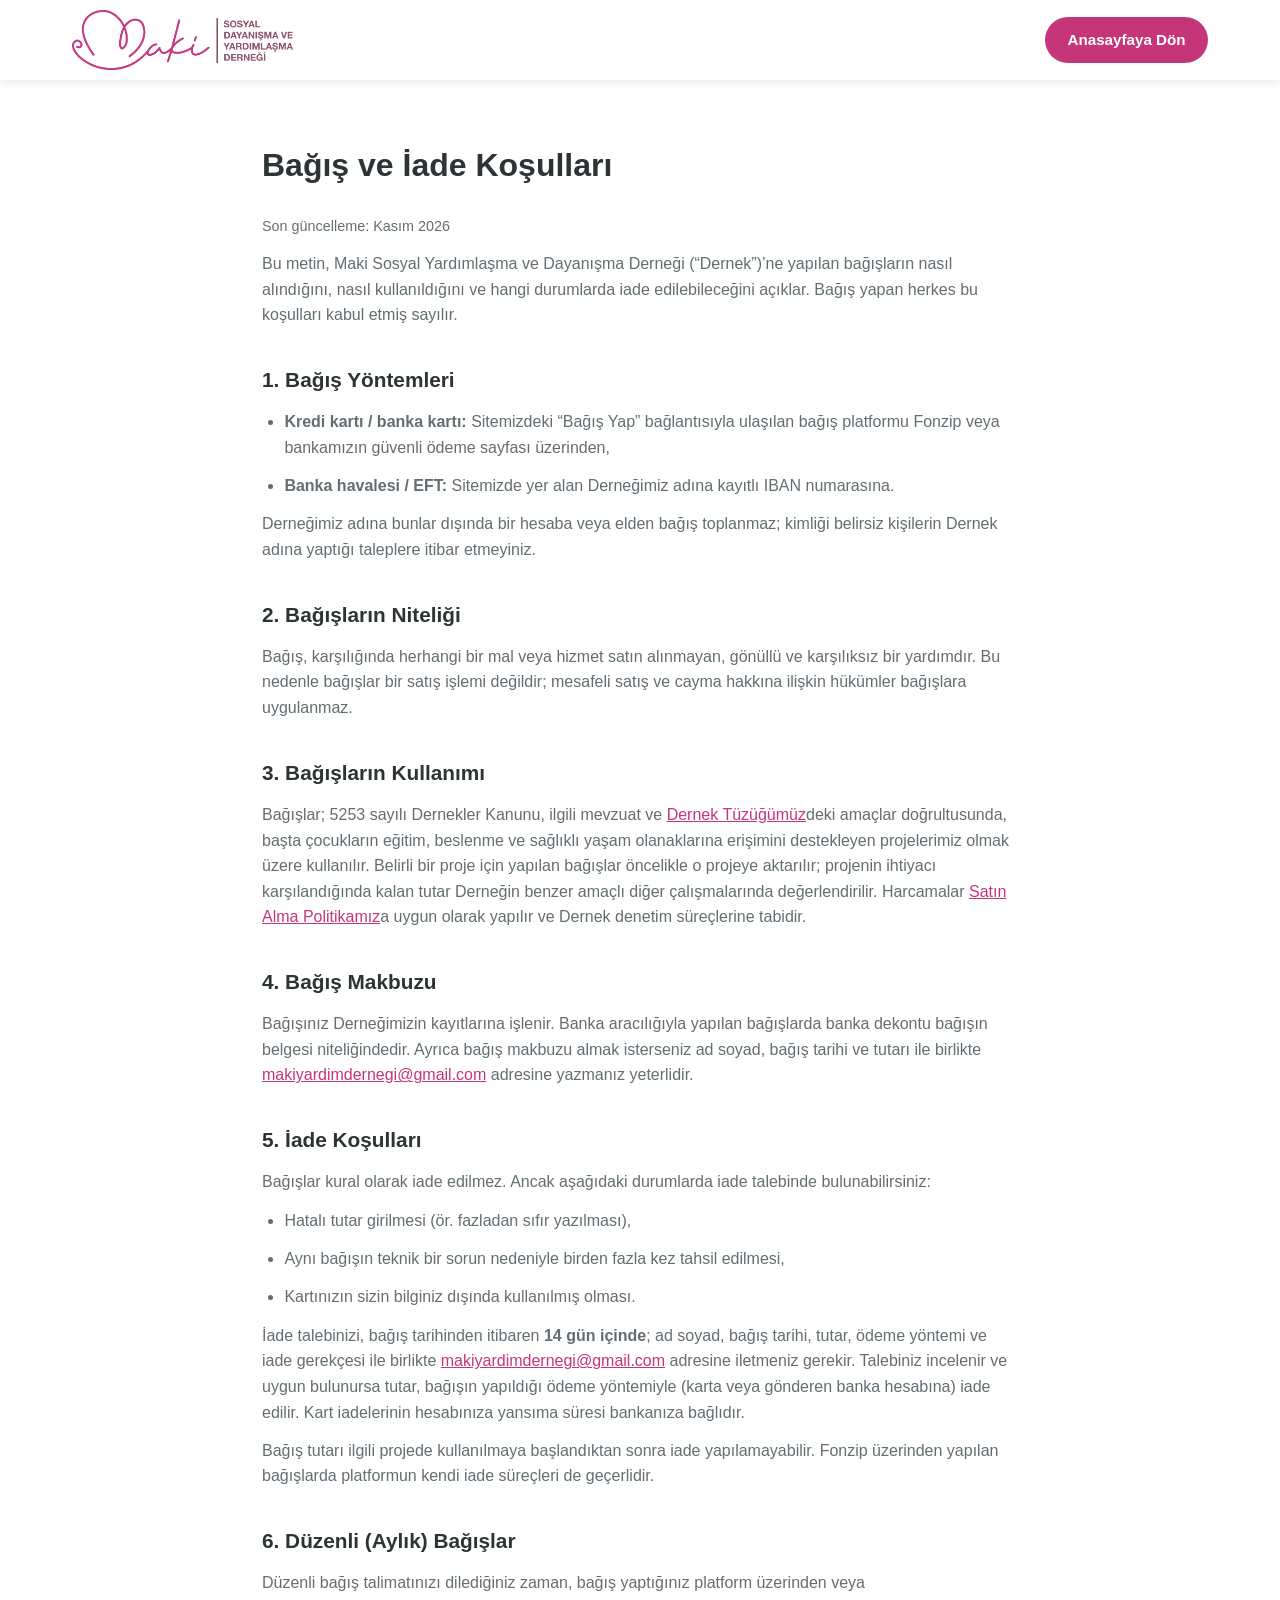
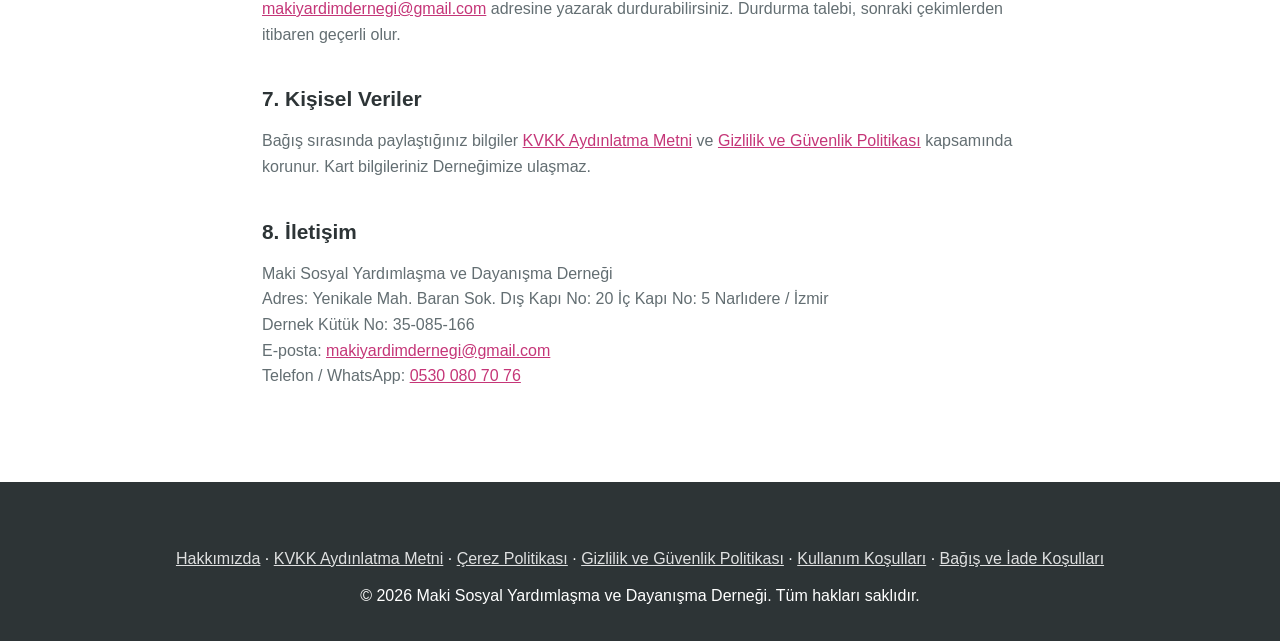
<file: bagis-kosullari/index.html>
<!DOCTYPE html>
<html lang="tr">
<head>
    <meta charset="UTF-8">
    <meta name="viewport" content="width=device-width, initial-scale=1.0">
    <title>Bağış ve İade Koşulları | Maki Derneği</title>
    <meta name="description" content="Maki Derneği'ne yapılan bağışların kabulü, kullanımı ve iade koşulları.">
    <meta name="theme-color" content="#C53678">
    <link rel="canonical" href="https://makidernegi.com/bagis-kosullari/">
    <link rel="icon" type="image/png" href="/assets/favicon.png">
    <link rel="apple-touch-icon" href="/assets/apple-touch-icon.png">
    <meta http-equiv="Content-Security-Policy" content="default-src 'self'; style-src 'self' 'unsafe-inline' https://fonts.googleapis.com; font-src 'self' https://fonts.gstatic.com; img-src 'self' data:; base-uri 'self'; object-src 'none';">
    <link href="https://fonts.googleapis.com/css2?family=Montserrat:wght@400;700&family=Open+Sans:wght@400;600&display=swap" rel="stylesheet">
    <link rel="stylesheet" href="/style.css">
    <style>
        .legal { padding: 140px 0 80px; }
        .legal .container { max-width: 820px; }
        .legal h1 { font-size: 2rem; margin-bottom: 1.5rem; color: var(--text-color); }
        .legal h2 { font-size: 1.3rem; margin: 2.2rem 0 0.8rem; display: block; }
        .legal h2::after { display: none; }
        .legal p, .legal li { color: var(--light-text); margin-bottom: 0.8rem; }
        .legal ul { padding-left: 1.4rem; }
        .legal a { color: var(--primary-color); }
        .legal .meta { font-size: 0.9rem; }
    </style>
</head>
<body>
    <nav id="main-nav">
        <div class="container nav-container">
            <a href="/" class="logo" aria-label="Maki Derneği - Anasayfa">
                <img src="/assets/logo.png" alt="Maki Sosyal Dayanışma ve Yardımlaşma Derneği" width="221" height="60">
            </a>
            <a href="/" class="btn btn-primary" style="padding:0.7rem 1.4rem;font-size:0.95rem;">Anasayfaya Dön</a>
        </div>
    </nav>

    <main class="legal">
        <div class="container">
            <h1>Bağış ve İade Koşulları</h1>
            <p class="meta">Son güncelleme: Kasım 2026</p>

            <p>Bu metin, Maki Sosyal Yardımlaşma ve Dayanışma Derneği (“Dernek”)’ne yapılan bağışların nasıl alındığını, nasıl kullanıldığını ve hangi durumlarda iade edilebileceğini açıklar. Bağış yapan herkes bu koşulları kabul etmiş sayılır.</p>

            <h2>1. Bağış Yöntemleri</h2>
            <ul>
                <li><strong>Kredi kartı / banka kartı:</strong> Sitemizdeki “Bağış Yap” bağlantısıyla ulaşılan bağış platformu Fonzip veya bankamızın güvenli ödeme sayfası üzerinden,</li>
                <li><strong>Banka havalesi / EFT:</strong> Sitemizde yer alan Derneğimiz adına kayıtlı IBAN numarasına.</li>
            </ul>
            <p>Derneğimiz adına bunlar dışında bir hesaba veya elden bağış toplanmaz; kimliği belirsiz kişilerin Dernek adına yaptığı taleplere itibar etmeyiniz.</p>

            <h2>2. Bağışların Niteliği</h2>
            <p>Bağış, karşılığında herhangi bir mal veya hizmet satın alınmayan, gönüllü ve karşılıksız bir yardımdır. Bu nedenle bağışlar bir satış işlemi değildir; mesafeli satış ve cayma hakkına ilişkin hükümler bağışlara uygulanmaz.</p>

            <h2>3. Bağışların Kullanımı</h2>
            <p>Bağışlar; 5253 sayılı Dernekler Kanunu, ilgili mevzuat ve <a href="/belgeler/dernek-tuzugu.pdf">Dernek Tüzüğümüz</a>deki amaçlar doğrultusunda, başta çocukların eğitim, beslenme ve sağlıklı yaşam olanaklarına erişimini destekleyen projelerimiz olmak üzere kullanılır. Belirli bir proje için yapılan bağışlar öncelikle o projeye aktarılır; projenin ihtiyacı karşılandığında kalan tutar Derneğin benzer amaçlı diğer çalışmalarında değerlendirilir. Harcamalar <a href="/belgeler/satin-alma-politikasi.pdf">Satın Alma Politikamız</a>a uygun olarak yapılır ve Dernek denetim süreçlerine tabidir.</p>

            <h2>4. Bağış Makbuzu</h2>
            <p>Bağışınız Derneğimizin kayıtlarına işlenir. Banka aracılığıyla yapılan bağışlarda banka dekontu bağışın belgesi niteliğindedir. Ayrıca bağış makbuzu almak isterseniz ad soyad, bağış tarihi ve tutarı ile birlikte <a href="mailto:makiyardimdernegi@gmail.com">makiyardimdernegi@gmail.com</a> adresine yazmanız yeterlidir.</p>

            <h2>5. İade Koşulları</h2>
            <p>Bağışlar kural olarak iade edilmez. Ancak aşağıdaki durumlarda iade talebinde bulunabilirsiniz:</p>
            <ul>
                <li>Hatalı tutar girilmesi (ör. fazladan sıfır yazılması),</li>
                <li>Aynı bağışın teknik bir sorun nedeniyle birden fazla kez tahsil edilmesi,</li>
                <li>Kartınızın sizin bilginiz dışında kullanılmış olması.</li>
            </ul>
            <p>İade talebinizi, bağış tarihinden itibaren <strong>14 gün içinde</strong>; ad soyad, bağış tarihi, tutar, ödeme yöntemi ve iade gerekçesi ile birlikte <a href="mailto:makiyardimdernegi@gmail.com">makiyardimdernegi@gmail.com</a> adresine iletmeniz gerekir. Talebiniz incelenir ve uygun bulunursa tutar, bağışın yapıldığı ödeme yöntemiyle (karta veya gönderen banka hesabına) iade edilir. Kart iadelerinin hesabınıza yansıma süresi bankanıza bağlıdır.</p>
            <p>Bağış tutarı ilgili projede kullanılmaya başlandıktan sonra iade yapılamayabilir. Fonzip üzerinden yapılan bağışlarda platformun kendi iade süreçleri de geçerlidir.</p>

            <h2>6. Düzenli (Aylık) Bağışlar</h2>
            <p>Düzenli bağış talimatınızı dilediğiniz zaman, bağış yaptığınız platform üzerinden veya <a href="mailto:makiyardimdernegi@gmail.com">makiyardimdernegi@gmail.com</a> adresine yazarak durdurabilirsiniz. Durdurma talebi, sonraki çekimlerden itibaren geçerli olur.</p>

            <h2>7. Kişisel Veriler</h2>
            <p>Bağış sırasında paylaştığınız bilgiler <a href="/kvkk/">KVKK Aydınlatma Metni</a> ve <a href="/gizlilik-politikasi/">Gizlilik ve Güvenlik Politikası</a> kapsamında korunur. Kart bilgileriniz Derneğimize ulaşmaz.</p>

            <h2>8. İletişim</h2>
            <p>Maki Sosyal Yardımlaşma ve Dayanışma Derneği<br>
            Adres: Yenikale Mah. Baran Sok. Dış Kapı No: 20 İç Kapı No: 5 Narlıdere / İzmir<br>
            Dernek Kütük No: 35-085-166<br>
            E-posta: <a href="mailto:makiyardimdernegi@gmail.com">makiyardimdernegi@gmail.com</a><br>
            Telefon / WhatsApp: <a href="tel:+905300807076">0530 080 70 76</a></p>
        </div>
    </main>

    <footer>
        <div class="container text-center">
            <p class="footer-links"><a href="/hakkimizda/">Hakkımızda</a> · <a href="/kvkk/">KVKK Aydınlatma Metni</a> · <a href="/cerez-politikasi/">Çerez Politikası</a> · <a href="/gizlilik-politikasi/">Gizlilik ve Güvenlik Politikası</a> · <a href="/kullanim-kosullari/">Kullanım Koşulları</a> · <a href="/bagis-kosullari/">Bağış ve İade Koşulları</a></p>
            <p>&copy; 2026 Maki Sosyal Yardımlaşma ve Dayanışma Derneği. Tüm hakları saklıdır.</p>
        </div>
    </footer>
</body>
</html>
</file>
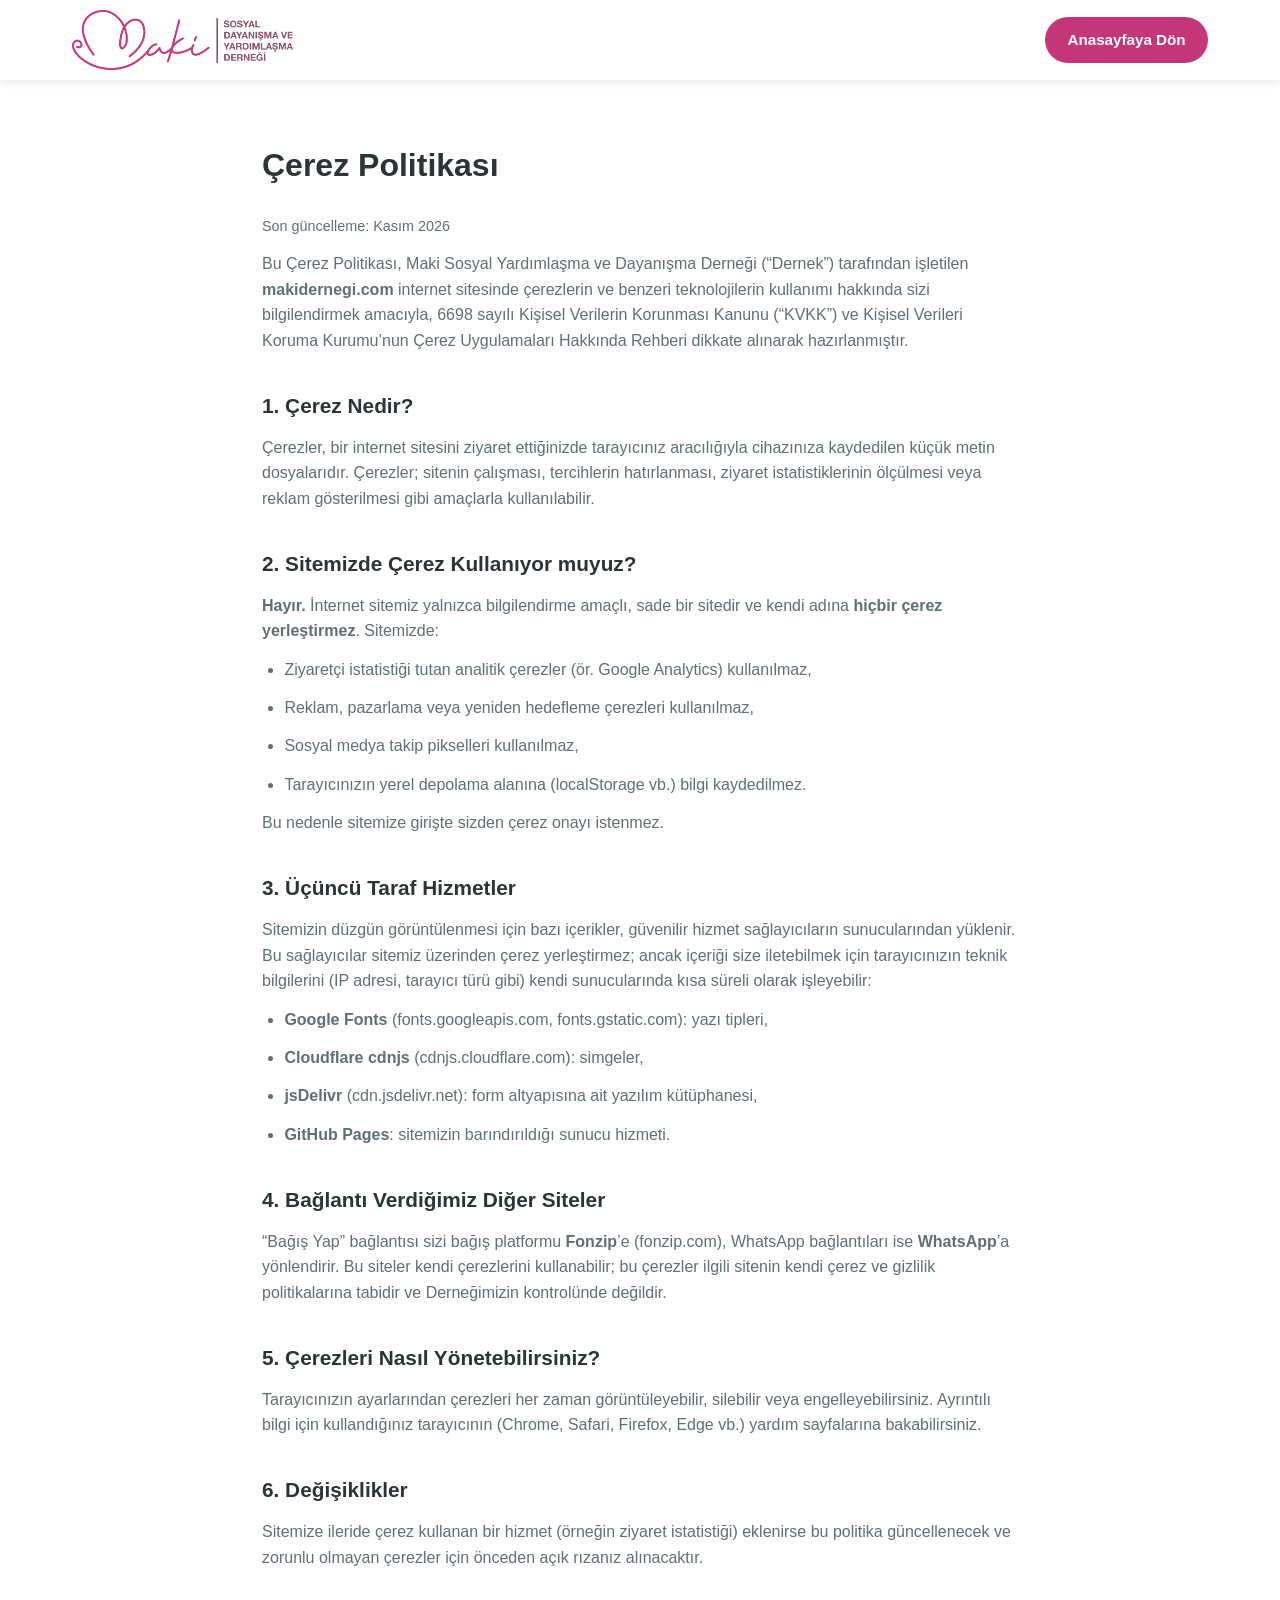
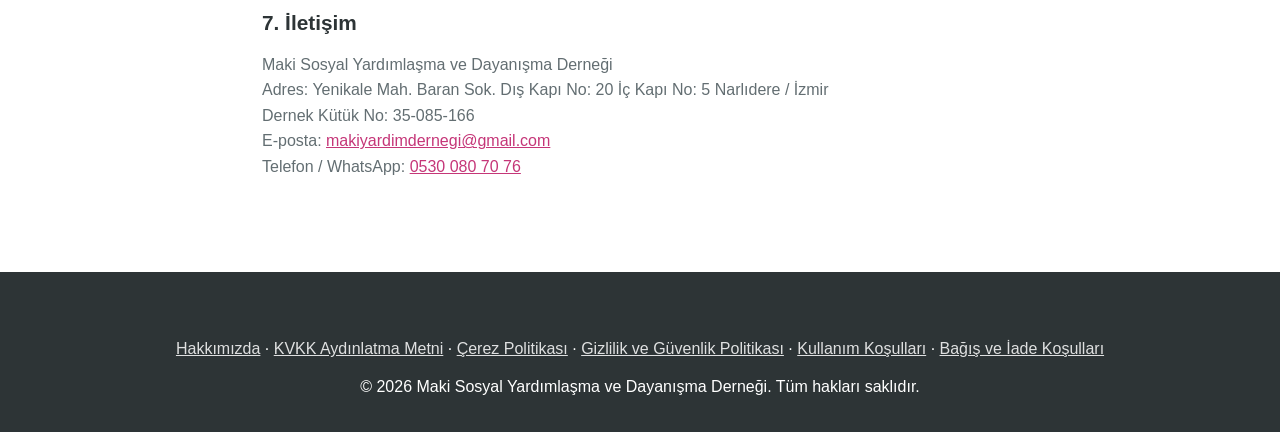
<file: cerez-politikasi/index.html>
<!DOCTYPE html>
<html lang="tr">
<head>
    <meta charset="UTF-8">
    <meta name="viewport" content="width=device-width, initial-scale=1.0">
    <title>Çerez Politikası | Maki Derneği</title>
    <meta name="description" content="Maki Derneği internet sitesinde çerez kullanımına ilişkin bilgilendirme.">
    <meta name="theme-color" content="#C53678">
    <link rel="canonical" href="https://makidernegi.com/cerez-politikasi/">
    <link rel="icon" type="image/png" href="/assets/favicon.png">
    <link rel="apple-touch-icon" href="/assets/apple-touch-icon.png">
    <meta http-equiv="Content-Security-Policy" content="default-src 'self'; style-src 'self' 'unsafe-inline' https://fonts.googleapis.com; font-src 'self' https://fonts.gstatic.com; img-src 'self' data:; base-uri 'self'; object-src 'none';">
    <link href="https://fonts.googleapis.com/css2?family=Montserrat:wght@400;700&family=Open+Sans:wght@400;600&display=swap" rel="stylesheet">
    <link rel="stylesheet" href="/style.css">
    <style>
        .legal { padding: 140px 0 80px; }
        .legal .container { max-width: 820px; }
        .legal h1 { font-size: 2rem; margin-bottom: 1.5rem; color: var(--text-color); }
        .legal h2 { font-size: 1.3rem; margin: 2.2rem 0 0.8rem; display: block; }
        .legal h2::after { display: none; }
        .legal p, .legal li { color: var(--light-text); margin-bottom: 0.8rem; }
        .legal ul { padding-left: 1.4rem; }
        .legal a { color: var(--primary-color); }
        .legal .meta { font-size: 0.9rem; }
    </style>
</head>
<body>
    <nav id="main-nav">
        <div class="container nav-container">
            <a href="/" class="logo" aria-label="Maki Derneği - Anasayfa">
                <img src="/assets/logo.png" alt="Maki Sosyal Dayanışma ve Yardımlaşma Derneği" width="221" height="60">
            </a>
            <a href="/" class="btn btn-primary" style="padding:0.7rem 1.4rem;font-size:0.95rem;">Anasayfaya Dön</a>
        </div>
    </nav>

    <main class="legal">
        <div class="container">
            <h1>Çerez Politikası</h1>
            <p class="meta">Son güncelleme: Kasım 2026</p>

            <p>Bu Çerez Politikası, Maki Sosyal Yardımlaşma ve Dayanışma Derneği (“Dernek”) tarafından işletilen <strong>makidernegi.com</strong> internet sitesinde çerezlerin ve benzeri teknolojilerin kullanımı hakkında sizi bilgilendirmek amacıyla, 6698 sayılı Kişisel Verilerin Korunması Kanunu (“KVKK”) ve Kişisel Verileri Koruma Kurumu’nun Çerez Uygulamaları Hakkında Rehberi dikkate alınarak hazırlanmıştır.</p>

            <h2>1. Çerez Nedir?</h2>
            <p>Çerezler, bir internet sitesini ziyaret ettiğinizde tarayıcınız aracılığıyla cihazınıza kaydedilen küçük metin dosyalarıdır. Çerezler; sitenin çalışması, tercihlerin hatırlanması, ziyaret istatistiklerinin ölçülmesi veya reklam gösterilmesi gibi amaçlarla kullanılabilir.</p>

            <h2>2. Sitemizde Çerez Kullanıyor muyuz?</h2>
            <p><strong>Hayır.</strong> İnternet sitemiz yalnızca bilgilendirme amaçlı, sade bir sitedir ve kendi adına <strong>hiçbir çerez yerleştirmez</strong>. Sitemizde:</p>
            <ul>
                <li>Ziyaretçi istatistiği tutan analitik çerezler (ör. Google Analytics) kullanılmaz,</li>
                <li>Reklam, pazarlama veya yeniden hedefleme çerezleri kullanılmaz,</li>
                <li>Sosyal medya takip pikselleri kullanılmaz,</li>
                <li>Tarayıcınızın yerel depolama alanına (localStorage vb.) bilgi kaydedilmez.</li>
            </ul>
            <p>Bu nedenle sitemize girişte sizden çerez onayı istenmez.</p>

            <h2>3. Üçüncü Taraf Hizmetler</h2>
            <p>Sitemizin düzgün görüntülenmesi için bazı içerikler, güvenilir hizmet sağlayıcıların sunucularından yüklenir. Bu sağlayıcılar sitemiz üzerinden çerez yerleştirmez; ancak içeriği size iletebilmek için tarayıcınızın teknik bilgilerini (IP adresi, tarayıcı türü gibi) kendi sunucularında kısa süreli olarak işleyebilir:</p>
            <ul>
                <li><strong>Google Fonts</strong> (fonts.googleapis.com, fonts.gstatic.com): yazı tipleri,</li>
                <li><strong>Cloudflare cdnjs</strong> (cdnjs.cloudflare.com): simgeler,</li>
                <li><strong>jsDelivr</strong> (cdn.jsdelivr.net): form altyapısına ait yazılım kütüphanesi,</li>
                <li><strong>GitHub Pages</strong>: sitemizin barındırıldığı sunucu hizmeti.</li>
            </ul>

            <h2>4. Bağlantı Verdiğimiz Diğer Siteler</h2>
            <p>“Bağış Yap” bağlantısı sizi bağış platformu <strong>Fonzip</strong>’e (fonzip.com), WhatsApp bağlantıları ise <strong>WhatsApp</strong>’a yönlendirir. Bu siteler kendi çerezlerini kullanabilir; bu çerezler ilgili sitenin kendi çerez ve gizlilik politikalarına tabidir ve Derneğimizin kontrolünde değildir.</p>

            <h2>5. Çerezleri Nasıl Yönetebilirsiniz?</h2>
            <p>Tarayıcınızın ayarlarından çerezleri her zaman görüntüleyebilir, silebilir veya engelleyebilirsiniz. Ayrıntılı bilgi için kullandığınız tarayıcının (Chrome, Safari, Firefox, Edge vb.) yardım sayfalarına bakabilirsiniz.</p>

            <h2>6. Değişiklikler</h2>
            <p>Sitemize ileride çerez kullanan bir hizmet (örneğin ziyaret istatistiği) eklenirse bu politika güncellenecek ve zorunlu olmayan çerezler için önceden açık rızanız alınacaktır.</p>

            <h2>7. İletişim</h2>
            <p>Maki Sosyal Yardımlaşma ve Dayanışma Derneği<br>
            Adres: Yenikale Mah. Baran Sok. Dış Kapı No: 20 İç Kapı No: 5 Narlıdere / İzmir<br>
            Dernek Kütük No: 35-085-166<br>
            E-posta: <a href="mailto:makiyardimdernegi@gmail.com">makiyardimdernegi@gmail.com</a><br>
            Telefon / WhatsApp: <a href="tel:+905300807076">0530 080 70 76</a></p>
        </div>
    </main>

    <footer>
        <div class="container text-center">
            <p class="footer-links"><a href="/hakkimizda/">Hakkımızda</a> · <a href="/kvkk/">KVKK Aydınlatma Metni</a> · <a href="/cerez-politikasi/">Çerez Politikası</a> · <a href="/gizlilik-politikasi/">Gizlilik ve Güvenlik Politikası</a> · <a href="/kullanim-kosullari/">Kullanım Koşulları</a> · <a href="/bagis-kosullari/">Bağış ve İade Koşulları</a></p>
            <p>&copy; 2026 Maki Sosyal Yardımlaşma ve Dayanışma Derneği. Tüm hakları saklıdır.</p>
        </div>
    </footer>
</body>
</html>
</file>
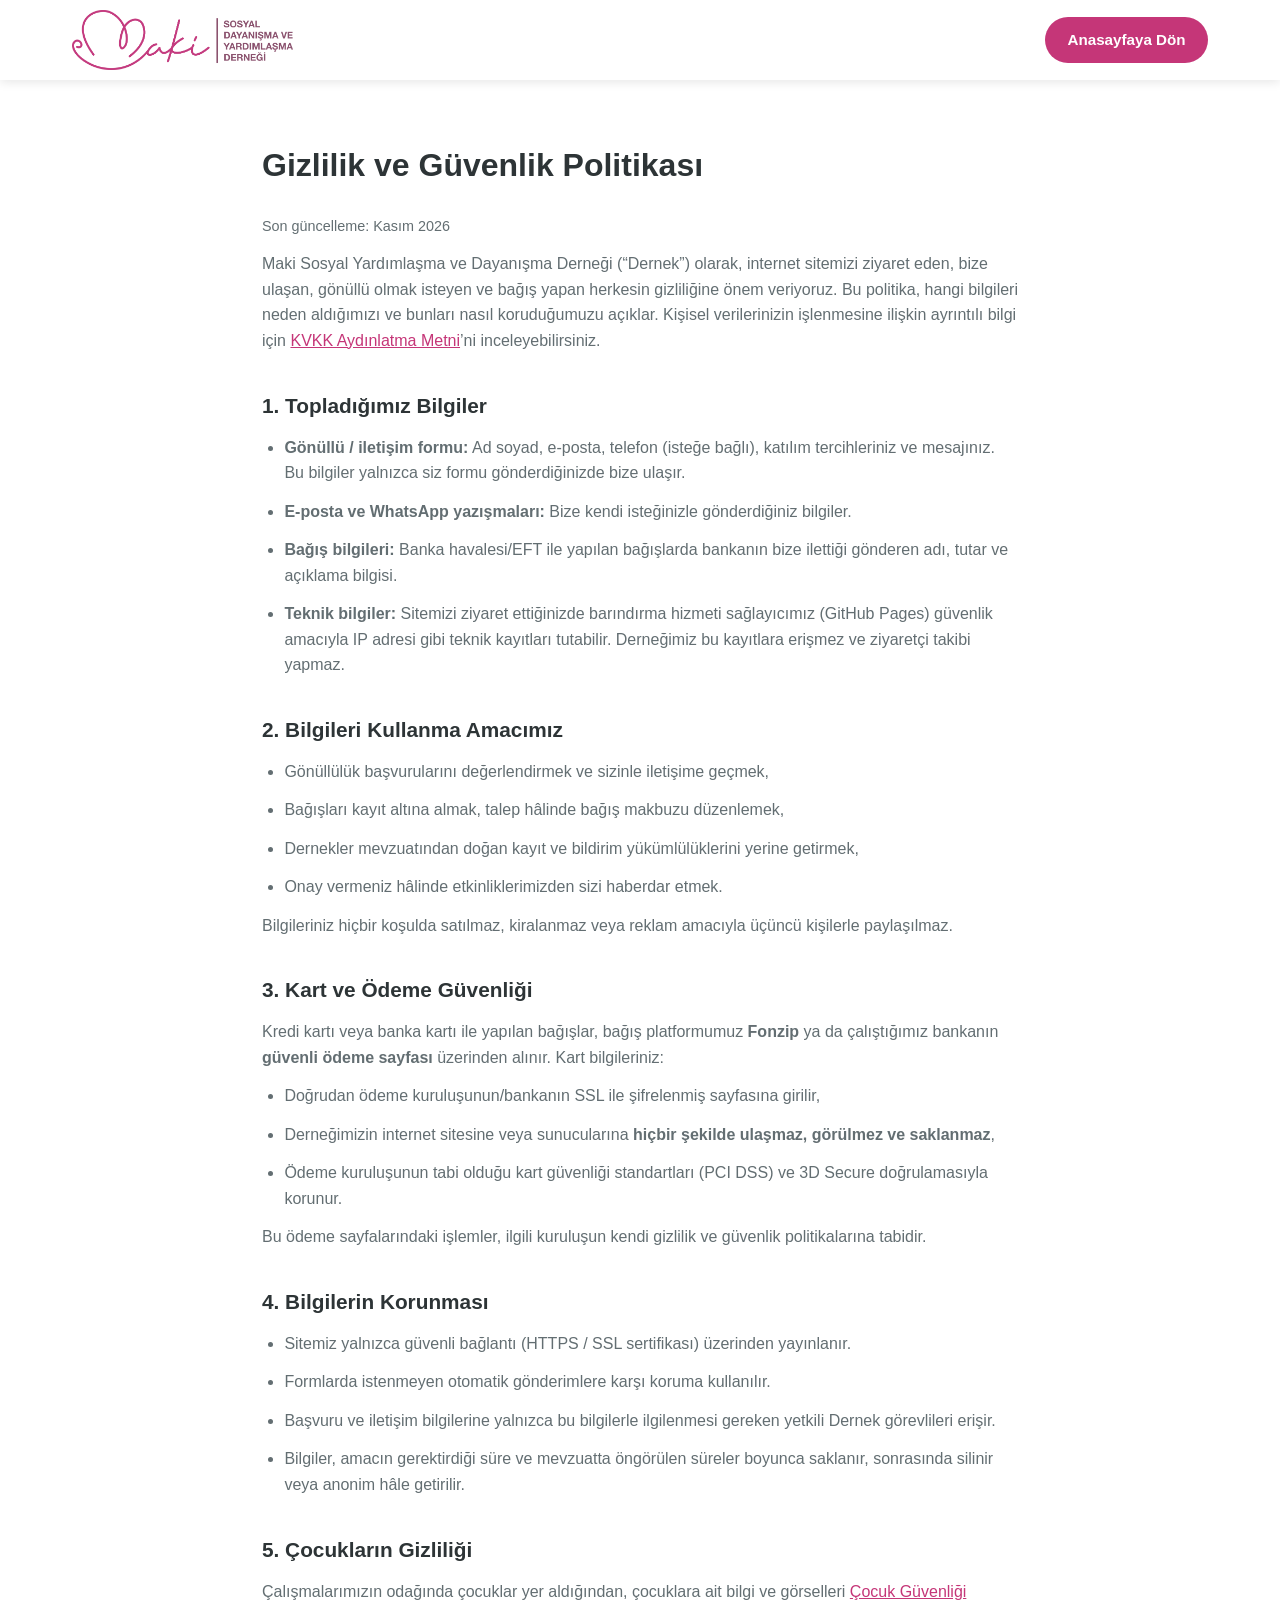
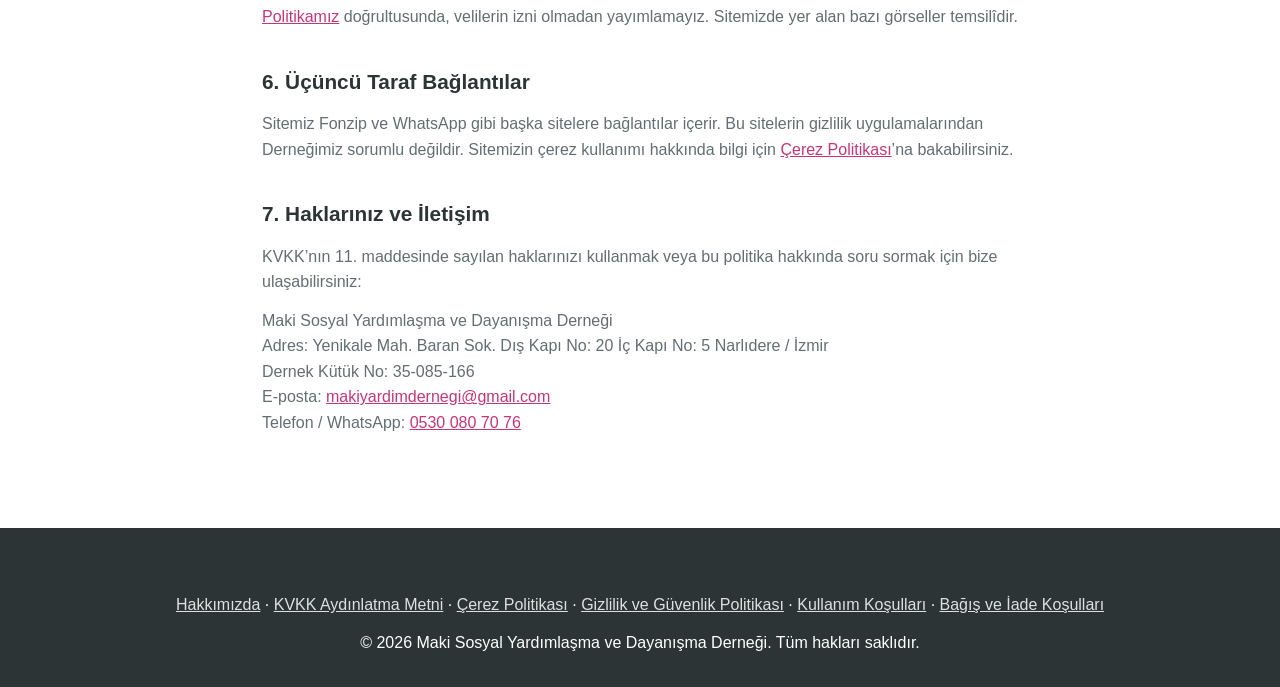
<file: gizlilik-politikasi/index.html>
<!DOCTYPE html>
<html lang="tr">
<head>
    <meta charset="UTF-8">
    <meta name="viewport" content="width=device-width, initial-scale=1.0">
    <title>Gizlilik ve Güvenlik Politikası | Maki Derneği</title>
    <meta name="description" content="Maki Derneği internet sitesi ve bağış süreçlerinde gizlilik ve ödeme güvenliği.">
    <meta name="theme-color" content="#C53678">
    <link rel="canonical" href="https://makidernegi.com/gizlilik-politikasi/">
    <link rel="icon" type="image/png" href="/assets/favicon.png">
    <link rel="apple-touch-icon" href="/assets/apple-touch-icon.png">
    <meta http-equiv="Content-Security-Policy" content="default-src 'self'; style-src 'self' 'unsafe-inline' https://fonts.googleapis.com; font-src 'self' https://fonts.gstatic.com; img-src 'self' data:; base-uri 'self'; object-src 'none';">
    <link href="https://fonts.googleapis.com/css2?family=Montserrat:wght@400;700&family=Open+Sans:wght@400;600&display=swap" rel="stylesheet">
    <link rel="stylesheet" href="/style.css">
    <style>
        .legal { padding: 140px 0 80px; }
        .legal .container { max-width: 820px; }
        .legal h1 { font-size: 2rem; margin-bottom: 1.5rem; color: var(--text-color); }
        .legal h2 { font-size: 1.3rem; margin: 2.2rem 0 0.8rem; display: block; }
        .legal h2::after { display: none; }
        .legal p, .legal li { color: var(--light-text); margin-bottom: 0.8rem; }
        .legal ul { padding-left: 1.4rem; }
        .legal a { color: var(--primary-color); }
        .legal .meta { font-size: 0.9rem; }
    </style>
</head>
<body>
    <nav id="main-nav">
        <div class="container nav-container">
            <a href="/" class="logo" aria-label="Maki Derneği - Anasayfa">
                <img src="/assets/logo.png" alt="Maki Sosyal Dayanışma ve Yardımlaşma Derneği" width="221" height="60">
            </a>
            <a href="/" class="btn btn-primary" style="padding:0.7rem 1.4rem;font-size:0.95rem;">Anasayfaya Dön</a>
        </div>
    </nav>

    <main class="legal">
        <div class="container">
            <h1>Gizlilik ve Güvenlik Politikası</h1>
            <p class="meta">Son güncelleme: Kasım 2026</p>

            <p>Maki Sosyal Yardımlaşma ve Dayanışma Derneği (“Dernek”) olarak, internet sitemizi ziyaret eden, bize ulaşan, gönüllü olmak isteyen ve bağış yapan herkesin gizliliğine önem veriyoruz. Bu politika, hangi bilgileri neden aldığımızı ve bunları nasıl koruduğumuzu açıklar. Kişisel verilerinizin işlenmesine ilişkin ayrıntılı bilgi için <a href="/kvkk/">KVKK Aydınlatma Metni</a>’ni inceleyebilirsiniz.</p>

            <h2>1. Topladığımız Bilgiler</h2>
            <ul>
                <li><strong>Gönüllü / iletişim formu:</strong> Ad soyad, e-posta, telefon (isteğe bağlı), katılım tercihleriniz ve mesajınız. Bu bilgiler yalnızca siz formu gönderdiğinizde bize ulaşır.</li>
                <li><strong>E-posta ve WhatsApp yazışmaları:</strong> Bize kendi isteğinizle gönderdiğiniz bilgiler.</li>
                <li><strong>Bağış bilgileri:</strong> Banka havalesi/EFT ile yapılan bağışlarda bankanın bize ilettiği gönderen adı, tutar ve açıklama bilgisi.</li>
                <li><strong>Teknik bilgiler:</strong> Sitemizi ziyaret ettiğinizde barındırma hizmeti sağlayıcımız (GitHub Pages) güvenlik amacıyla IP adresi gibi teknik kayıtları tutabilir. Derneğimiz bu kayıtlara erişmez ve ziyaretçi takibi yapmaz.</li>
            </ul>

            <h2>2. Bilgileri Kullanma Amacımız</h2>
            <ul>
                <li>Gönüllülük başvurularını değerlendirmek ve sizinle iletişime geçmek,</li>
                <li>Bağışları kayıt altına almak, talep hâlinde bağış makbuzu düzenlemek,</li>
                <li>Dernekler mevzuatından doğan kayıt ve bildirim yükümlülüklerini yerine getirmek,</li>
                <li>Onay vermeniz hâlinde etkinliklerimizden sizi haberdar etmek.</li>
            </ul>
            <p>Bilgileriniz hiçbir koşulda satılmaz, kiralanmaz veya reklam amacıyla üçüncü kişilerle paylaşılmaz.</p>

            <h2>3. Kart ve Ödeme Güvenliği</h2>
            <p>Kredi kartı veya banka kartı ile yapılan bağışlar, bağış platformumuz <strong>Fonzip</strong> ya da çalıştığımız bankanın <strong>güvenli ödeme sayfası</strong> üzerinden alınır. Kart bilgileriniz:</p>
            <ul>
                <li>Doğrudan ödeme kuruluşunun/bankanın SSL ile şifrelenmiş sayfasına girilir,</li>
                <li>Derneğimizin internet sitesine veya sunucularına <strong>hiçbir şekilde ulaşmaz, görülmez ve saklanmaz</strong>,</li>
                <li>Ödeme kuruluşunun tabi olduğu kart güvenliği standartları (PCI DSS) ve 3D Secure doğrulamasıyla korunur.</li>
            </ul>
            <p>Bu ödeme sayfalarındaki işlemler, ilgili kuruluşun kendi gizlilik ve güvenlik politikalarına tabidir.</p>

            <h2>4. Bilgilerin Korunması</h2>
            <ul>
                <li>Sitemiz yalnızca güvenli bağlantı (HTTPS / SSL sertifikası) üzerinden yayınlanır.</li>
                <li>Formlarda istenmeyen otomatik gönderimlere karşı koruma kullanılır.</li>
                <li>Başvuru ve iletişim bilgilerine yalnızca bu bilgilerle ilgilenmesi gereken yetkili Dernek görevlileri erişir.</li>
                <li>Bilgiler, amacın gerektirdiği süre ve mevzuatta öngörülen süreler boyunca saklanır, sonrasında silinir veya anonim hâle getirilir.</li>
            </ul>

            <h2>5. Çocukların Gizliliği</h2>
            <p>Çalışmalarımızın odağında çocuklar yer aldığından, çocuklara ait bilgi ve görselleri <a href="/belgeler/cocuk-guvenligi-politikasi.pdf">Çocuk Güvenliği Politikamız</a> doğrultusunda, velilerin izni olmadan yayımlamayız. Sitemizde yer alan bazı görseller temsilîdir.</p>

            <h2>6. Üçüncü Taraf Bağlantılar</h2>
            <p>Sitemiz Fonzip ve WhatsApp gibi başka sitelere bağlantılar içerir. Bu sitelerin gizlilik uygulamalarından Derneğimiz sorumlu değildir. Sitemizin çerez kullanımı hakkında bilgi için <a href="/cerez-politikasi/">Çerez Politikası</a>’na bakabilirsiniz.</p>

            <h2>7. Haklarınız ve İletişim</h2>
            <p>KVKK’nın 11. maddesinde sayılan haklarınızı kullanmak veya bu politika hakkında soru sormak için bize ulaşabilirsiniz:</p>
            <p>Maki Sosyal Yardımlaşma ve Dayanışma Derneği<br>
            Adres: Yenikale Mah. Baran Sok. Dış Kapı No: 20 İç Kapı No: 5 Narlıdere / İzmir<br>
            Dernek Kütük No: 35-085-166<br>
            E-posta: <a href="mailto:makiyardimdernegi@gmail.com">makiyardimdernegi@gmail.com</a><br>
            Telefon / WhatsApp: <a href="tel:+905300807076">0530 080 70 76</a></p>
        </div>
    </main>

    <footer>
        <div class="container text-center">
            <p class="footer-links"><a href="/hakkimizda/">Hakkımızda</a> · <a href="/kvkk/">KVKK Aydınlatma Metni</a> · <a href="/cerez-politikasi/">Çerez Politikası</a> · <a href="/gizlilik-politikasi/">Gizlilik ve Güvenlik Politikası</a> · <a href="/kullanim-kosullari/">Kullanım Koşulları</a> · <a href="/bagis-kosullari/">Bağış ve İade Koşulları</a></p>
            <p>&copy; 2026 Maki Sosyal Yardımlaşma ve Dayanışma Derneği. Tüm hakları saklıdır.</p>
        </div>
    </footer>
</body>
</html>
</file>
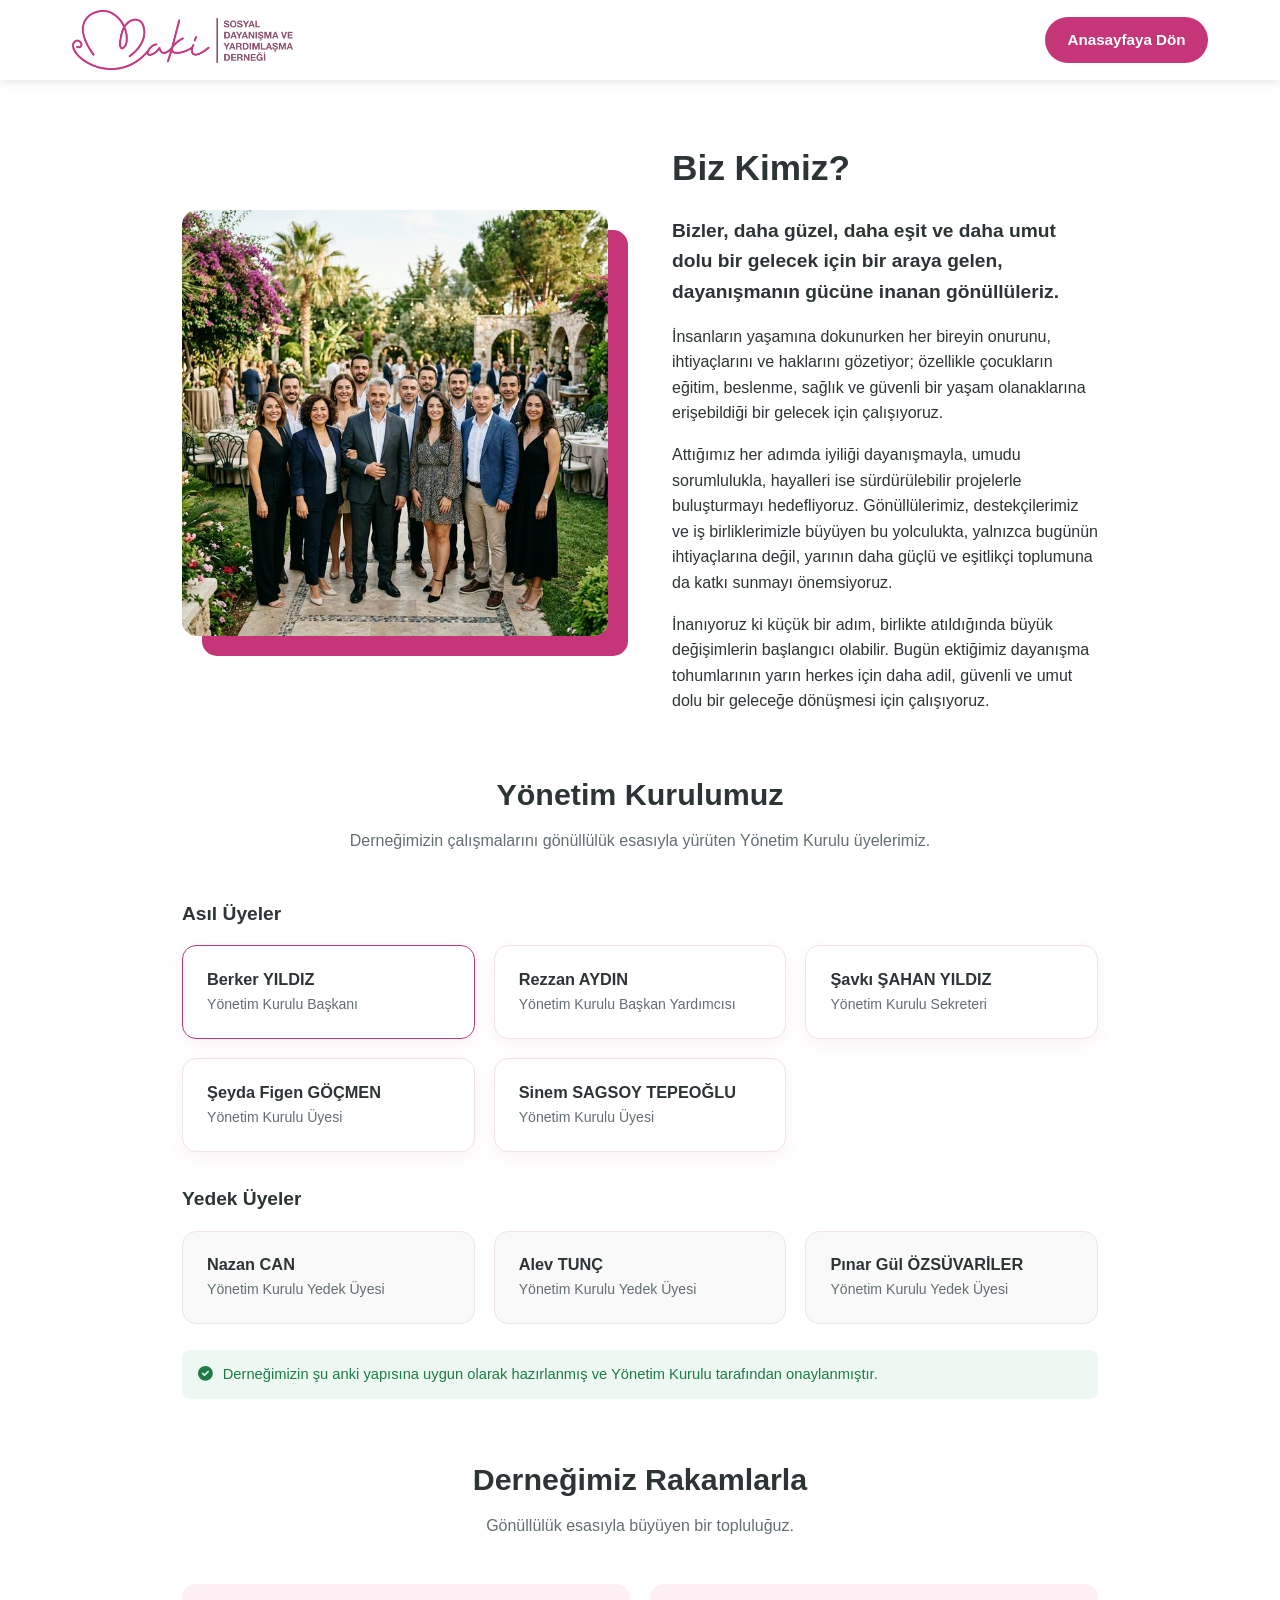
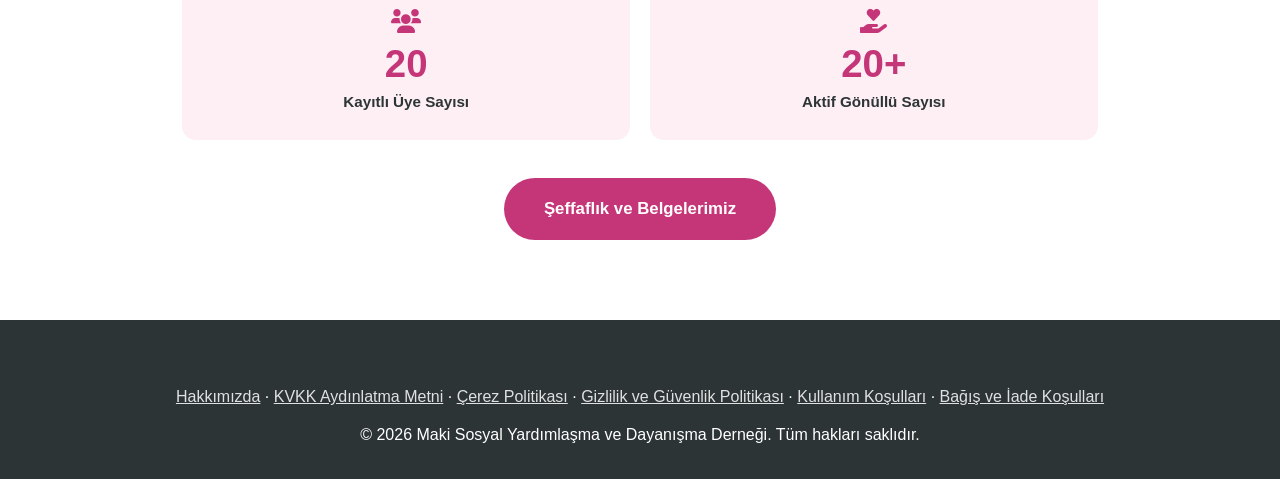
<file: hakkimizda/index.html>
<!DOCTYPE html>
<html lang="tr">
<head>
    <meta charset="UTF-8">
    <meta name="viewport" content="width=device-width, initial-scale=1.0">
    <title>Hakkımızda | Maki Derneği</title>
    <meta name="description" content="Maki Sosyal Yardımlaşma ve Dayanışma Derneği kimdir? Biz Kimiz, Yönetim Kurulumuz, üye ve gönüllü sayılarımız.">
    <meta name="theme-color" content="#C53678">
    <link rel="canonical" href="https://makidernegi.com/hakkimizda/">
    <link rel="icon" type="image/png" href="/assets/favicon.png">
    <link rel="apple-touch-icon" href="/assets/apple-touch-icon.png">
    <meta property="og:type" content="website">
    <meta property="og:title" content="Hakkımızda | Maki Derneği">
    <meta property="og:description" content="Daha güzel, daha eşit ve daha umut dolu bir gelecek için bir araya gelen gönüllüleriz.">
    <meta property="og:url" content="https://makidernegi.com/hakkimizda/">
    <meta property="og:image" content="https://makidernegi.com/assets/og-image.jpg">
    <meta http-equiv="Content-Security-Policy" content="default-src 'self'; script-src 'self'; style-src 'self' 'unsafe-inline' https://fonts.googleapis.com https://cdnjs.cloudflare.com; font-src 'self' https://fonts.gstatic.com https://cdnjs.cloudflare.com; img-src 'self' data:; base-uri 'self'; object-src 'none';">
    <link href="https://fonts.googleapis.com/css2?family=Montserrat:wght@400;700&family=Open+Sans:wght@400;600&display=swap" rel="stylesheet">
    <link rel="stylesheet" href="https://cdnjs.cloudflare.com/ajax/libs/font-awesome/6.0.0/css/all.min.css">
    <link rel="stylesheet" href="/style.css">
    <style>
        .board { padding: 140px 0 80px; }
        .board .container { max-width: 980px; }
        .about-page .grid-2 { align-items: center; }
        .about-page .about-text h1 { text-align: left; margin-bottom: 1.2rem; }
        .board section { padding: 0; }
        .board-section { margin-top: 3.5rem; }
        .board-section > h2.section-title { font-size: 1.9rem; text-align: center; margin: 0 0 0.6rem; }
        .board h1 { font-size: 2.2rem; text-align: center; margin-bottom: 0.6rem; color: var(--text-color); }
        .board .board-intro { text-align: center; color: var(--light-text); max-width: 640px; margin: 0 auto 2.8rem; }
        .board .board-sub { font-size: 1.2rem; margin: 2rem 0 1rem; color: var(--text-color); }
        .board h2 { font-size: 1.25rem; margin: 2.4rem 0 1.2rem; display: block; color: var(--text-color); }
        .board h2::after { display: none; }
        .board-grid { display: grid; grid-template-columns: repeat(3, 1fr); gap: 1.2rem; list-style: none; padding: 0; margin: 0; }
        .board-card { background: #fff; border: 1px solid #f0e3ea; border-radius: 14px; padding: 1.4rem 1.5rem; display: flex; align-items: center; box-shadow: 0 6px 18px rgba(197, 54, 120, 0.06); }
        .board-card.is-chair { border-color: var(--primary-color); }
        .board-name { font-family: 'Montserrat', sans-serif; font-weight: 700; color: var(--text-color); font-size: 1.02rem; line-height: 1.3; }
        .board-role { color: var(--light-text); font-size: 0.88rem; margin-top: 0.2rem; }
        .board-grid.is-substitute .board-card { background: var(--bg-light); box-shadow: none; }
        .board-stats { display: grid; grid-template-columns: repeat(2, 1fr); gap: 1.2rem; list-style: none; padding: 0; margin: 0; }
        .board-stat { background: var(--primary-light); border-radius: 14px; padding: 1.6rem 1.2rem; text-align: center; display: flex; flex-direction: column; align-items: center; gap: 0.3rem; }
        .board-stat .fas { color: var(--primary-color); font-size: 1.5rem; margin-bottom: 0.3rem; }
        .board-stat-num { font-family: 'Montserrat', sans-serif; font-weight: 700; font-size: 2.4rem; color: var(--primary-color); line-height: 1.1; }
        .board-stat-label { color: var(--text-color); font-weight: 600; font-size: 0.95rem; }
        .board-note { margin-top: 1.6rem; font-size: 0.92rem; color: #1e7a46; background: #eef8f2; padding: 0.8rem 1rem; border-radius: 8px; }
        .board-note .fa-circle-check { margin-right: 0.35rem; }
        .board-back { text-align: center; margin-top: 2.4rem; }
        @media (max-width: 900px) { .board-grid { grid-template-columns: repeat(2, 1fr); } }
        @media (max-width: 600px) { .board { padding-top: 120px; } .board h1 { font-size: 1.7rem; } .board-grid { grid-template-columns: 1fr; } }
    </style>
</head>
<body>
    <nav id="main-nav">
        <div class="container nav-container">
            <a href="/" class="logo" aria-label="Maki Derneği - Anasayfa">
                <img src="/assets/logo.png" alt="Maki Sosyal Dayanışma ve Yardımlaşma Derneği" width="221" height="60">
            </a>
            <a href="/" class="btn btn-primary" style="padding:0.7rem 1.4rem;font-size:0.95rem;">Anasayfaya Dön</a>
        </div>
    </nav>

    <main class="board about-page">
        <div class="container">
            <section id="biz-kimiz" class="grid-2" aria-labelledby="biz-kimiz-baslik">
                <div class="about-img">
                    <img src="/assets/we.png" alt="Maki Derneği Yönetim ve Üyeler" width="640" height="640">
                </div>
                <div class="about-text">
                    <h1 id="biz-kimiz-baslik">Biz Kimiz?</h1>
                    <p class="about-lead">Bizler, daha güzel, daha eşit ve daha umut dolu bir gelecek için bir araya gelen, dayanışmanın gücüne inanan gönüllüleriz.</p>
                    <p>İnsanların yaşamına dokunurken her bireyin onurunu, ihtiyaçlarını ve haklarını gözetiyor; özellikle çocukların eğitim, beslenme, sağlık ve güvenli bir yaşam olanaklarına erişebildiği bir gelecek için çalışıyoruz.</p>
                    <p>Attığımız her adımda iyiliği dayanışmayla, umudu sorumlulukla, hayalleri ise sürdürülebilir projelerle buluşturmayı hedefliyoruz. Gönüllülerimiz, destekçilerimiz ve iş birliklerimizle büyüyen bu yolculukta, yalnızca bugünün ihtiyaçlarına değil, yarının daha güçlü ve eşitlikçi toplumuna da katkı sunmayı önemsiyoruz.</p>
                    <p>İnanıyoruz ki küçük bir adım, birlikte atıldığında büyük değişimlerin başlangıcı olabilir. Bugün ektiğimiz dayanışma tohumlarının yarın herkes için daha adil, güvenli ve umut dolu bir geleceğe dönüşmesi için çalışıyoruz.</p>
                </div>
            </section>

            <section id="yonetim-kurulu" class="board-section" aria-labelledby="yk-baslik">
                <h2 class="section-title" id="yk-baslik">Yönetim Kurulumuz</h2>
                <p class="board-intro">Derneğimizin çalışmalarını gönüllülük esasıyla yürüten Yönetim Kurulu üyelerimiz.</p>
            <h3 class="board-sub">Asıl Üyeler</h3>
            <ul class="board-grid">
                <li class="board-card is-chair">
                    <div><div class="board-name">Berker YILDIZ</div><div class="board-role">Yönetim Kurulu Başkanı</div></div>
                </li>
                <li class="board-card">
                    <div><div class="board-name">Rezzan AYDIN</div><div class="board-role">Yönetim Kurulu Başkan Yardımcısı</div></div>
                </li>
                <li class="board-card">
                    <div><div class="board-name">Şavkı ŞAHAN YILDIZ</div><div class="board-role">Yönetim Kurulu Sekreteri</div></div>
                </li>
                <li class="board-card">
                    <div><div class="board-name">Şeyda Figen GÖÇMEN</div><div class="board-role">Yönetim Kurulu Üyesi</div></div>
                </li>
                <li class="board-card">
                    <div><div class="board-name">Sinem SAGSOY TEPEOĞLU</div><div class="board-role">Yönetim Kurulu Üyesi</div></div>
                </li>
            </ul>

            <h3 class="board-sub">Yedek Üyeler</h3>
            <ul class="board-grid is-substitute">
                <li class="board-card">
                    <div><div class="board-name">Nazan CAN</div><div class="board-role">Yönetim Kurulu Yedek Üyesi</div></div>
                </li>
                <li class="board-card">
                    <div><div class="board-name">Alev TUNÇ</div><div class="board-role">Yönetim Kurulu Yedek Üyesi</div></div>
                </li>
                <li class="board-card">
                    <div><div class="board-name">Pınar Gül ÖZSÜVARİLER</div><div class="board-role">Yönetim Kurulu Yedek Üyesi</div></div>
                </li>
            </ul>

            

            <p class="board-note"><i class="fas fa-circle-check" aria-hidden="true"></i> Derneğimizin şu anki yapısına uygun olarak hazırlanmış ve Yönetim Kurulu tarafından onaylanmıştır.</p>

            </section>

            <section id="rakamlarla" class="board-section" aria-labelledby="rakamlarla-baslik">
                <h2 class="section-title" id="rakamlarla-baslik">Derneğimiz Rakamlarla</h2>
                <p class="board-intro">Gönüllülük esasıyla büyüyen bir topluluğuz.</p>
            <ul class="board-stats">
                <li class="board-stat">
                    <i class="fas fa-users" aria-hidden="true"></i>
                    <span class="board-stat-num">20</span>
                    <span class="board-stat-label">Kayıtlı Üye Sayısı</span>
                </li>
                <li class="board-stat">
                    <i class="fas fa-hand-holding-heart" aria-hidden="true"></i>
                    <span class="board-stat-num">20+</span>
                    <span class="board-stat-label">Aktif Gönüllü Sayısı</span>
                </li>
            </ul>
            </section>

            <p class="board-back"><a href="/#documents" class="btn btn-primary">Şeffaflık ve Belgelerimiz</a></p>
        </div>
    </main>

    <footer>
        <div class="container text-center">
            <p class="footer-links"><a href="/hakkimizda/">Hakkımızda</a> · <a href="/kvkk/">KVKK Aydınlatma Metni</a> · <a href="/cerez-politikasi/">Çerez Politikası</a> · <a href="/gizlilik-politikasi/">Gizlilik ve Güvenlik Politikası</a> · <a href="/kullanim-kosullari/">Kullanım Koşulları</a> · <a href="/bagis-kosullari/">Bağış ve İade Koşulları</a></p>
            <p>&copy; <span id="year">2026</span> Maki Sosyal Yardımlaşma ve Dayanışma Derneği. Tüm hakları saklıdır.</p>
        </div>
    </footer>
    <script src="/script.js" defer></script>
</body>
</html>
</file>
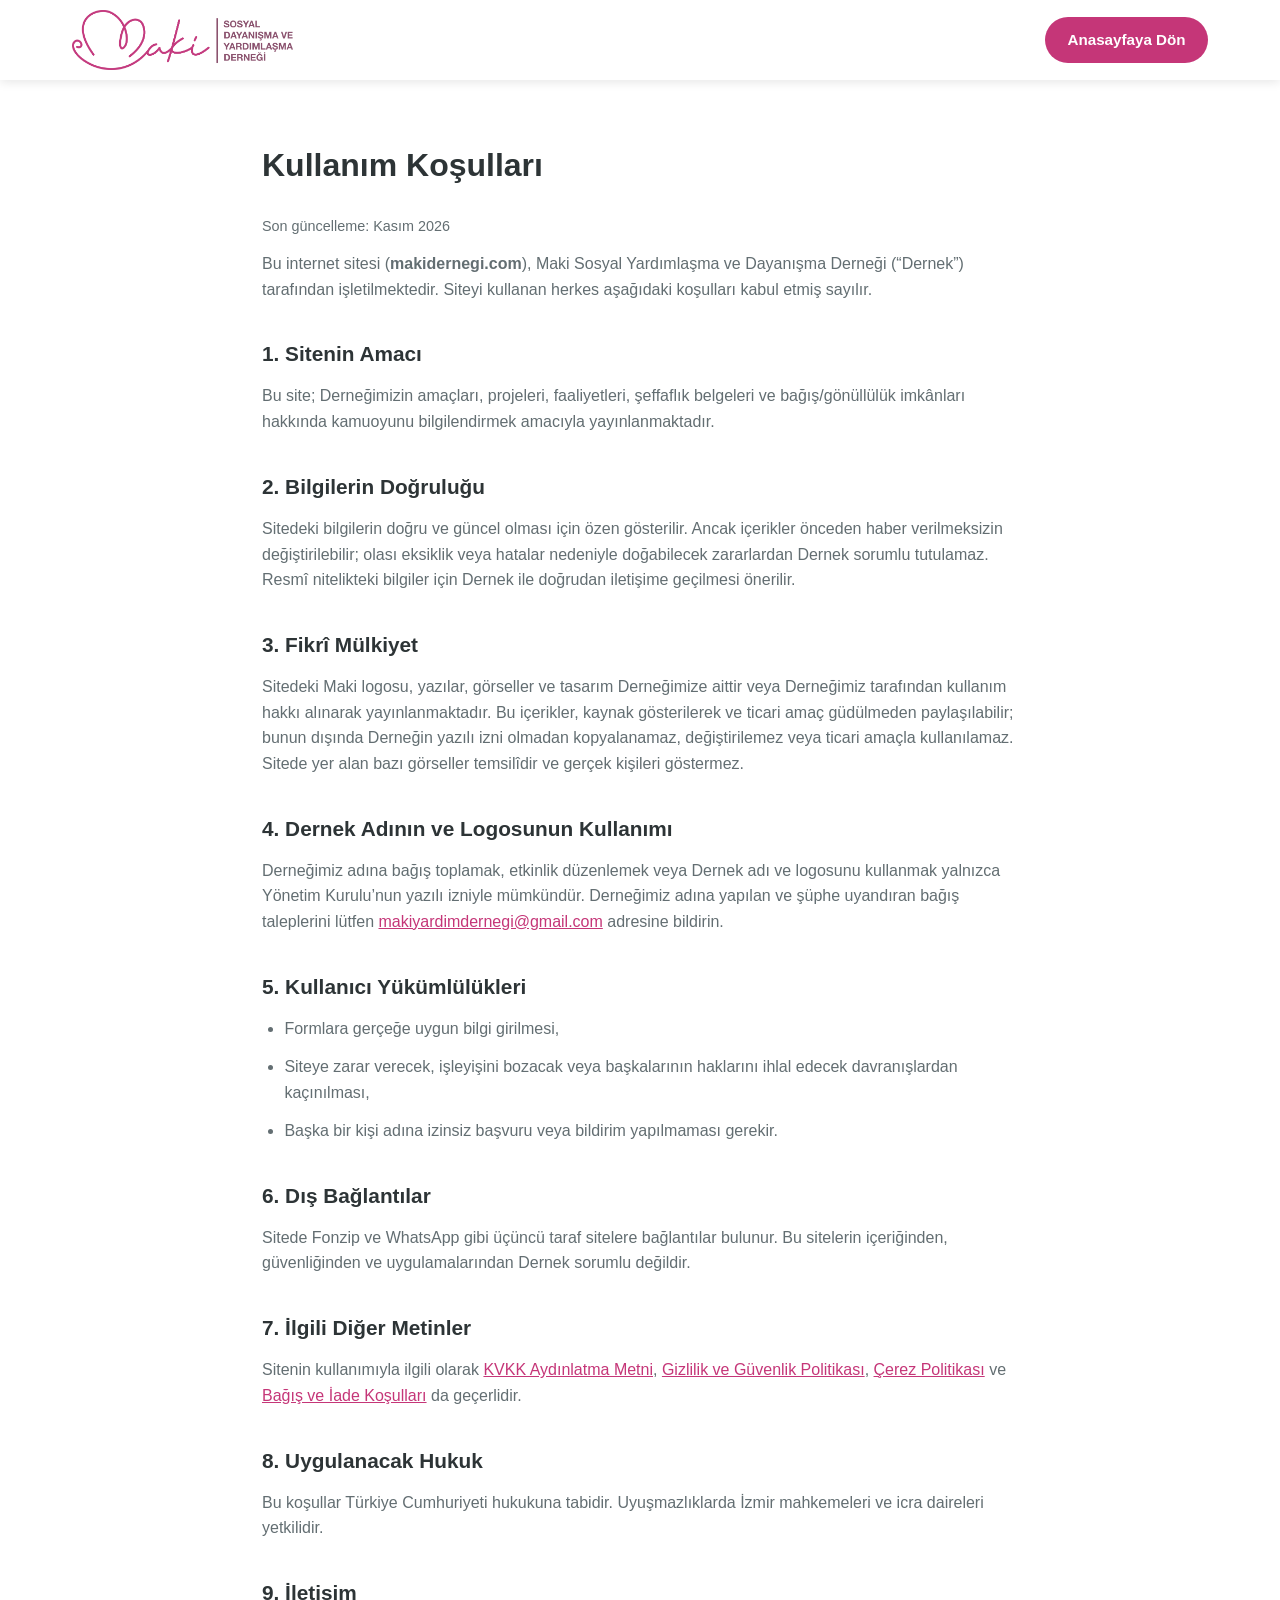
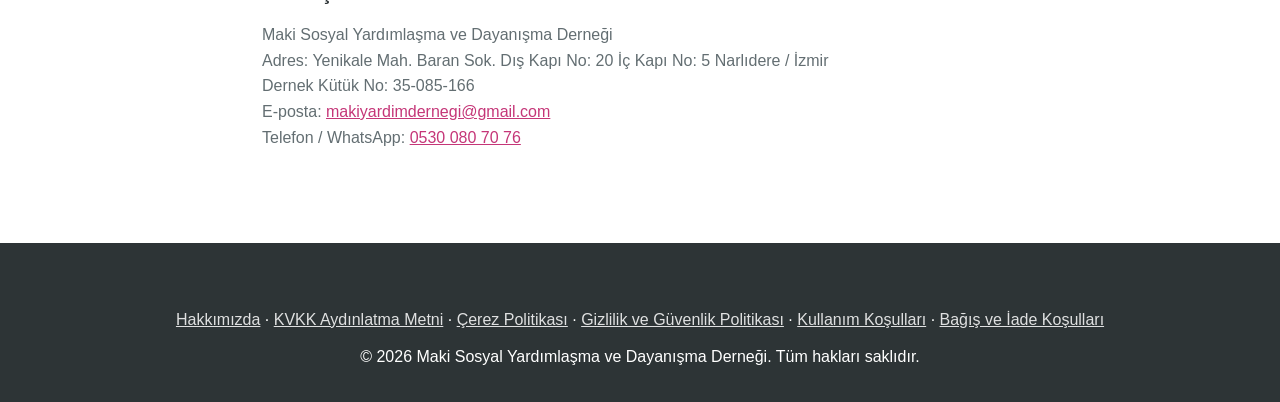
<file: kullanim-kosullari/index.html>
<!DOCTYPE html>
<html lang="tr">
<head>
    <meta charset="UTF-8">
    <meta name="viewport" content="width=device-width, initial-scale=1.0">
    <title>Kullanım Koşulları | Maki Derneği</title>
    <meta name="description" content="Maki Derneği internet sitesi kullanım koşulları ve yasal uyarı.">
    <meta name="theme-color" content="#C53678">
    <link rel="canonical" href="https://makidernegi.com/kullanim-kosullari/">
    <link rel="icon" type="image/png" href="/assets/favicon.png">
    <link rel="apple-touch-icon" href="/assets/apple-touch-icon.png">
    <meta http-equiv="Content-Security-Policy" content="default-src 'self'; style-src 'self' 'unsafe-inline' https://fonts.googleapis.com; font-src 'self' https://fonts.gstatic.com; img-src 'self' data:; base-uri 'self'; object-src 'none';">
    <link href="https://fonts.googleapis.com/css2?family=Montserrat:wght@400;700&family=Open+Sans:wght@400;600&display=swap" rel="stylesheet">
    <link rel="stylesheet" href="/style.css">
    <style>
        .legal { padding: 140px 0 80px; }
        .legal .container { max-width: 820px; }
        .legal h1 { font-size: 2rem; margin-bottom: 1.5rem; color: var(--text-color); }
        .legal h2 { font-size: 1.3rem; margin: 2.2rem 0 0.8rem; display: block; }
        .legal h2::after { display: none; }
        .legal p, .legal li { color: var(--light-text); margin-bottom: 0.8rem; }
        .legal ul { padding-left: 1.4rem; }
        .legal a { color: var(--primary-color); }
        .legal .meta { font-size: 0.9rem; }
    </style>
</head>
<body>
    <nav id="main-nav">
        <div class="container nav-container">
            <a href="/" class="logo" aria-label="Maki Derneği - Anasayfa">
                <img src="/assets/logo.png" alt="Maki Sosyal Dayanışma ve Yardımlaşma Derneği" width="221" height="60">
            </a>
            <a href="/" class="btn btn-primary" style="padding:0.7rem 1.4rem;font-size:0.95rem;">Anasayfaya Dön</a>
        </div>
    </nav>

    <main class="legal">
        <div class="container">
            <h1>Kullanım Koşulları</h1>
            <p class="meta">Son güncelleme: Kasım 2026</p>

            <p>Bu internet sitesi (<strong>makidernegi.com</strong>), Maki Sosyal Yardımlaşma ve Dayanışma Derneği (“Dernek”) tarafından işletilmektedir. Siteyi kullanan herkes aşağıdaki koşulları kabul etmiş sayılır.</p>

            <h2>1. Sitenin Amacı</h2>
            <p>Bu site; Derneğimizin amaçları, projeleri, faaliyetleri, şeffaflık belgeleri ve bağış/gönüllülük imkânları hakkında kamuoyunu bilgilendirmek amacıyla yayınlanmaktadır.</p>

            <h2>2. Bilgilerin Doğruluğu</h2>
            <p>Sitedeki bilgilerin doğru ve güncel olması için özen gösterilir. Ancak içerikler önceden haber verilmeksizin değiştirilebilir; olası eksiklik veya hatalar nedeniyle doğabilecek zararlardan Dernek sorumlu tutulamaz. Resmî nitelikteki bilgiler için Dernek ile doğrudan iletişime geçilmesi önerilir.</p>

            <h2>3. Fikrî Mülkiyet</h2>
            <p>Sitedeki Maki logosu, yazılar, görseller ve tasarım Derneğimize aittir veya Derneğimiz tarafından kullanım hakkı alınarak yayınlanmaktadır. Bu içerikler, kaynak gösterilerek ve ticari amaç güdülmeden paylaşılabilir; bunun dışında Derneğin yazılı izni olmadan kopyalanamaz, değiştirilemez veya ticari amaçla kullanılamaz. Sitede yer alan bazı görseller temsilîdir ve gerçek kişileri göstermez.</p>

            <h2>4. Dernek Adının ve Logosunun Kullanımı</h2>
            <p>Derneğimiz adına bağış toplamak, etkinlik düzenlemek veya Dernek adı ve logosunu kullanmak yalnızca Yönetim Kurulu’nun yazılı izniyle mümkündür. Derneğimiz adına yapılan ve şüphe uyandıran bağış taleplerini lütfen <a href="mailto:makiyardimdernegi@gmail.com">makiyardimdernegi@gmail.com</a> adresine bildirin.</p>

            <h2>5. Kullanıcı Yükümlülükleri</h2>
            <ul>
                <li>Formlara gerçeğe uygun bilgi girilmesi,</li>
                <li>Siteye zarar verecek, işleyişini bozacak veya başkalarının haklarını ihlal edecek davranışlardan kaçınılması,</li>
                <li>Başka bir kişi adına izinsiz başvuru veya bildirim yapılmaması gerekir.</li>
            </ul>

            <h2>6. Dış Bağlantılar</h2>
            <p>Sitede Fonzip ve WhatsApp gibi üçüncü taraf sitelere bağlantılar bulunur. Bu sitelerin içeriğinden, güvenliğinden ve uygulamalarından Dernek sorumlu değildir.</p>

            <h2>7. İlgili Diğer Metinler</h2>
            <p>Sitenin kullanımıyla ilgili olarak <a href="/kvkk/">KVKK Aydınlatma Metni</a>, <a href="/gizlilik-politikasi/">Gizlilik ve Güvenlik Politikası</a>, <a href="/cerez-politikasi/">Çerez Politikası</a> ve <a href="/bagis-kosullari/">Bağış ve İade Koşulları</a> da geçerlidir.</p>

            <h2>8. Uygulanacak Hukuk</h2>
            <p>Bu koşullar Türkiye Cumhuriyeti hukukuna tabidir. Uyuşmazlıklarda İzmir mahkemeleri ve icra daireleri yetkilidir.</p>

            <h2>9. İletişim</h2>
            <p>Maki Sosyal Yardımlaşma ve Dayanışma Derneği<br>
            Adres: Yenikale Mah. Baran Sok. Dış Kapı No: 20 İç Kapı No: 5 Narlıdere / İzmir<br>
            Dernek Kütük No: 35-085-166<br>
            E-posta: <a href="mailto:makiyardimdernegi@gmail.com">makiyardimdernegi@gmail.com</a><br>
            Telefon / WhatsApp: <a href="tel:+905300807076">0530 080 70 76</a></p>
        </div>
    </main>

    <footer>
        <div class="container text-center">
            <p class="footer-links"><a href="/hakkimizda/">Hakkımızda</a> · <a href="/kvkk/">KVKK Aydınlatma Metni</a> · <a href="/cerez-politikasi/">Çerez Politikası</a> · <a href="/gizlilik-politikasi/">Gizlilik ve Güvenlik Politikası</a> · <a href="/kullanim-kosullari/">Kullanım Koşulları</a> · <a href="/bagis-kosullari/">Bağış ve İade Koşulları</a></p>
            <p>&copy; 2026 Maki Sosyal Yardımlaşma ve Dayanışma Derneği. Tüm hakları saklıdır.</p>
        </div>
    </footer>
</body>
</html>
</file>
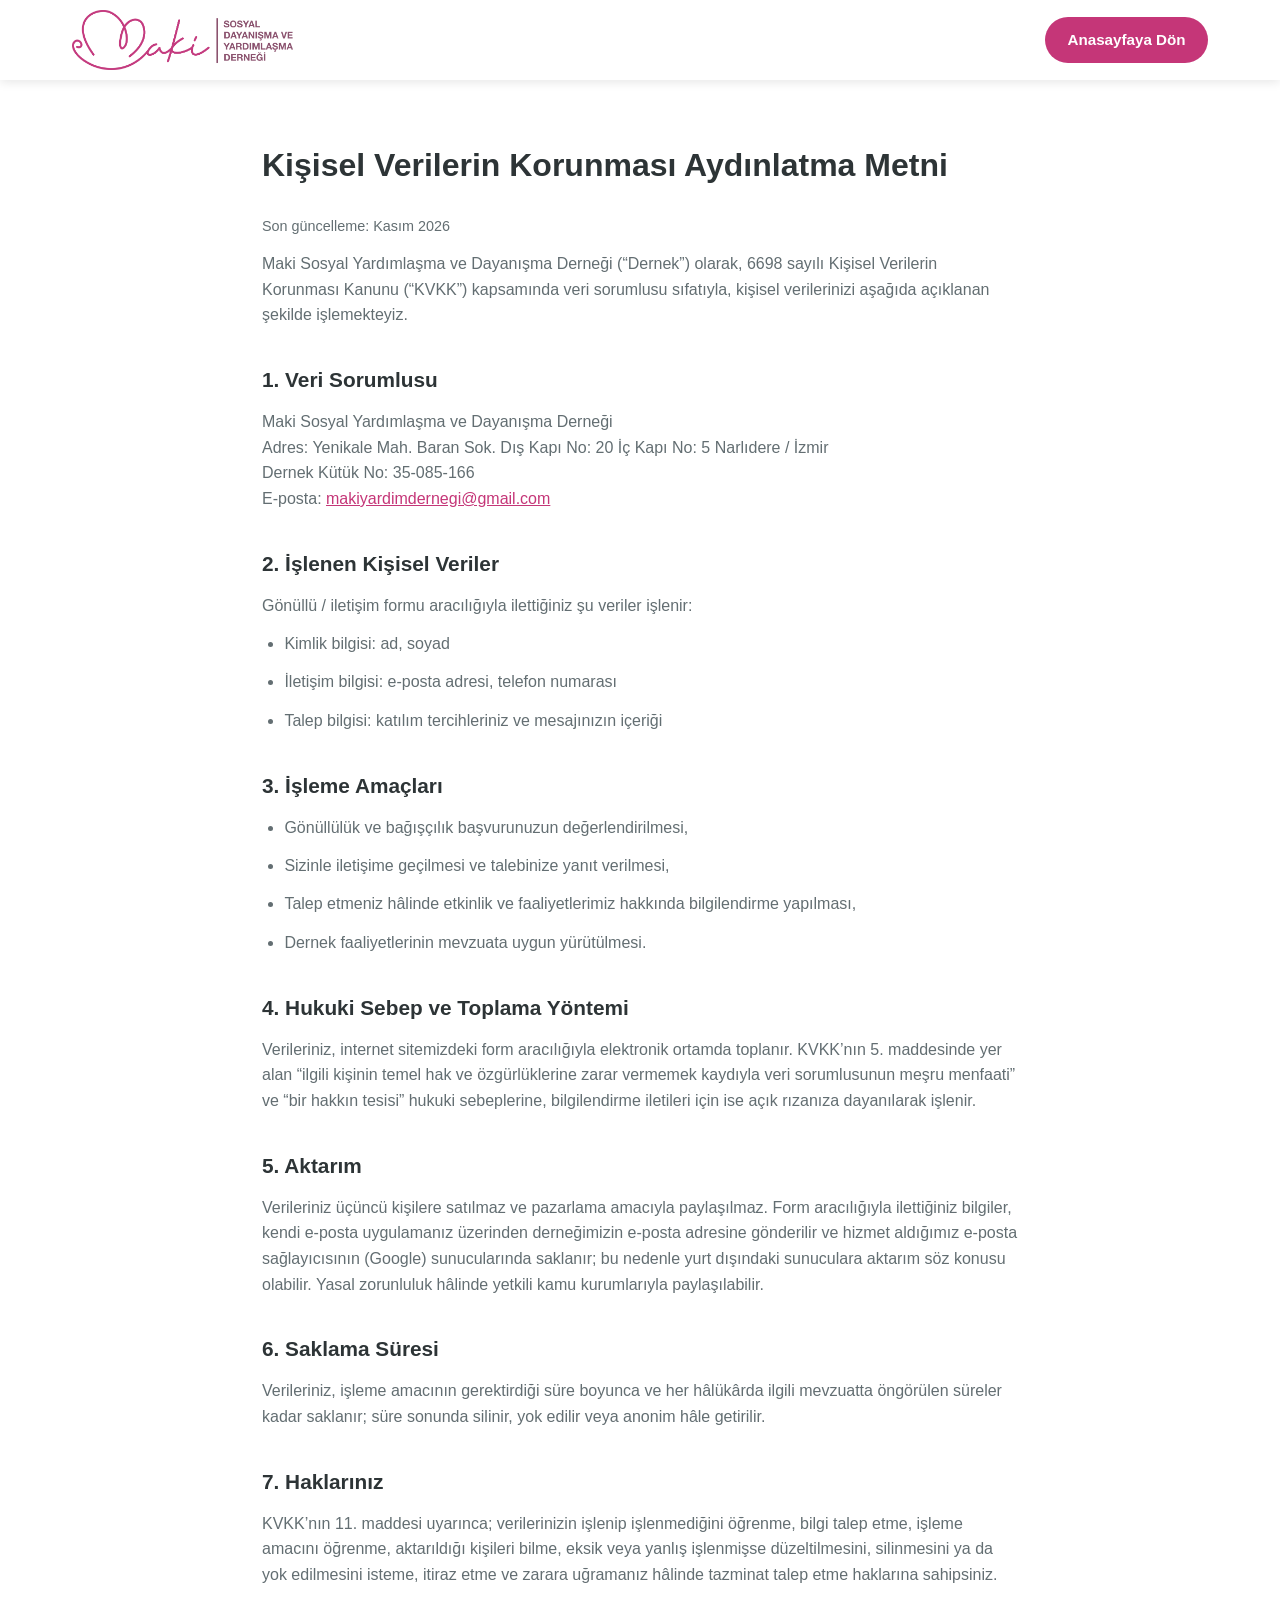
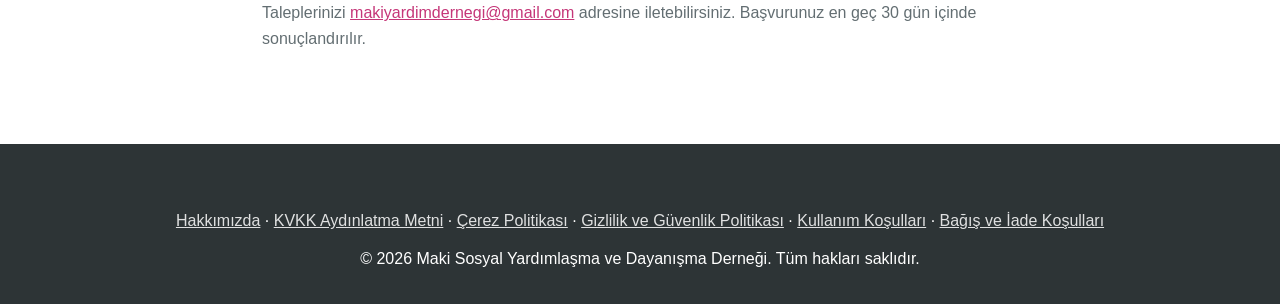
<file: kvkk/index.html>
<!DOCTYPE html>
<html lang="tr">
<head>
    <meta charset="UTF-8">
    <meta name="viewport" content="width=device-width, initial-scale=1.0">
    <title>KVKK Aydınlatma Metni | Maki Derneği</title>
    <meta name="description" content="Maki Sosyal Yardımlaşma ve Dayanışma Derneği Kişisel Verilerin Korunması Kanunu kapsamında aydınlatma metni.">
    <meta name="theme-color" content="#C53678">
    <link rel="canonical" href="https://makidernegi.com/kvkk/">
    <link rel="icon" type="image/png" href="/assets/favicon.png">
    <meta http-equiv="Content-Security-Policy" content="default-src 'self'; style-src 'self' 'unsafe-inline' https://fonts.googleapis.com; font-src 'self' https://fonts.gstatic.com; img-src 'self' data:; base-uri 'self'; object-src 'none';">
    <link href="https://fonts.googleapis.com/css2?family=Montserrat:wght@400;700&family=Open+Sans:wght@400;600&display=swap" rel="stylesheet">
    <link rel="stylesheet" href="/style.css">
    <style>
        .legal { padding: 140px 0 80px; }
        .legal .container { max-width: 820px; }
        .legal h1 { font-size: 2rem; margin-bottom: 1.5rem; color: var(--text-color); }
        .legal h2 { font-size: 1.3rem; margin: 2.2rem 0 0.8rem; display: block; }
        .legal h2::after { display: none; }
        .legal p, .legal li { color: var(--light-text); margin-bottom: 0.8rem; }
        .legal ul { padding-left: 1.4rem; }
        .legal a { color: var(--primary-color); }
        .legal .meta { font-size: 0.9rem; }
    </style>
</head>
<body>
    <nav id="main-nav">
        <div class="container nav-container">
            <a href="/" class="logo" aria-label="Maki Derneği - Anasayfa">
                <img src="/assets/logo.png" alt="Maki Sosyal Dayanışma ve Yardımlaşma Derneği" width="221" height="60">
            </a>
            <a href="/" class="btn btn-primary" style="padding:0.7rem 1.4rem;font-size:0.95rem;">Anasayfaya Dön</a>
        </div>
    </nav>

    <main class="legal">
        <div class="container">
            <h1>Kişisel Verilerin Korunması Aydınlatma Metni</h1>
            <p class="meta">Son güncelleme: Kasım 2026</p>

            <p>Maki Sosyal Yardımlaşma ve Dayanışma Derneği (“Dernek”) olarak, 6698 sayılı Kişisel Verilerin Korunması Kanunu (“KVKK”) kapsamında veri sorumlusu sıfatıyla, kişisel verilerinizi aşağıda açıklanan şekilde işlemekteyiz.</p>

            <h2>1. Veri Sorumlusu</h2>
            <p>Maki Sosyal Yardımlaşma ve Dayanışma Derneği<br>
            Adres: Yenikale Mah. Baran Sok. Dış Kapı No: 20 İç Kapı No: 5 Narlıdere / İzmir<br>
            Dernek Kütük No: 35-085-166<br>
            E-posta: <a href="mailto:makiyardimdernegi@gmail.com">makiyardimdernegi@gmail.com</a></p>

            <h2>2. İşlenen Kişisel Veriler</h2>
            <p>Gönüllü / iletişim formu aracılığıyla ilettiğiniz şu veriler işlenir:</p>
            <ul>
                <li>Kimlik bilgisi: ad, soyad</li>
                <li>İletişim bilgisi: e-posta adresi, telefon numarası</li>
                <li>Talep bilgisi: katılım tercihleriniz ve mesajınızın içeriği</li>
            </ul>

            <h2>3. İşleme Amaçları</h2>
            <ul>
                <li>Gönüllülük ve bağışçılık başvurunuzun değerlendirilmesi,</li>
                <li>Sizinle iletişime geçilmesi ve talebinize yanıt verilmesi,</li>
                <li>Talep etmeniz hâlinde etkinlik ve faaliyetlerimiz hakkında bilgilendirme yapılması,</li>
                <li>Dernek faaliyetlerinin mevzuata uygun yürütülmesi.</li>
            </ul>

            <h2>4. Hukuki Sebep ve Toplama Yöntemi</h2>
            <p>Verileriniz, internet sitemizdeki form aracılığıyla elektronik ortamda toplanır. KVKK’nın 5. maddesinde yer alan “ilgili kişinin temel hak ve özgürlüklerine zarar vermemek kaydıyla veri sorumlusunun meşru menfaati” ve “bir hakkın tesisi” hukuki sebeplerine, bilgilendirme iletileri için ise açık rızanıza dayanılarak işlenir.</p>

            <h2>5. Aktarım</h2>
            <p>Verileriniz üçüncü kişilere satılmaz ve pazarlama amacıyla paylaşılmaz. Form aracılığıyla ilettiğiniz bilgiler, kendi e-posta uygulamanız üzerinden derneğimizin e-posta adresine gönderilir ve hizmet aldığımız e-posta sağlayıcısının (Google) sunucularında saklanır; bu nedenle yurt dışındaki sunuculara aktarım söz konusu olabilir. Yasal zorunluluk hâlinde yetkili kamu kurumlarıyla paylaşılabilir.</p>

            <h2>6. Saklama Süresi</h2>
            <p>Verileriniz, işleme amacının gerektirdiği süre boyunca ve her hâlükârda ilgili mevzuatta öngörülen süreler kadar saklanır; süre sonunda silinir, yok edilir veya anonim hâle getirilir.</p>

            <h2>7. Haklarınız</h2>
            <p>KVKK’nın 11. maddesi uyarınca; verilerinizin işlenip işlenmediğini öğrenme, bilgi talep etme, işleme amacını öğrenme, aktarıldığı kişileri bilme, eksik veya yanlış işlenmişse düzeltilmesini, silinmesini ya da yok edilmesini isteme, itiraz etme ve zarara uğramanız hâlinde tazminat talep etme haklarına sahipsiniz.</p>
            <p>Taleplerinizi <a href="mailto:makiyardimdernegi@gmail.com">makiyardimdernegi@gmail.com</a> adresine iletebilirsiniz. Başvurunuz en geç 30 gün içinde sonuçlandırılır.</p>
        </div>
    </main>

    <footer>
        <div class="container text-center">
            <p class="footer-links"><a href="/hakkimizda/">Hakkımızda</a> · <a href="/kvkk/">KVKK Aydınlatma Metni</a> · <a href="/cerez-politikasi/">Çerez Politikası</a> · <a href="/gizlilik-politikasi/">Gizlilik ve Güvenlik Politikası</a> · <a href="/kullanim-kosullari/">Kullanım Koşulları</a> · <a href="/bagis-kosullari/">Bağış ve İade Koşulları</a></p>
            <p>&copy; 2026 Maki Sosyal Yardımlaşma ve Dayanışma Derneği. Tüm hakları saklıdır.</p>
        </div>
    </footer>
</body>
</html>
</file>
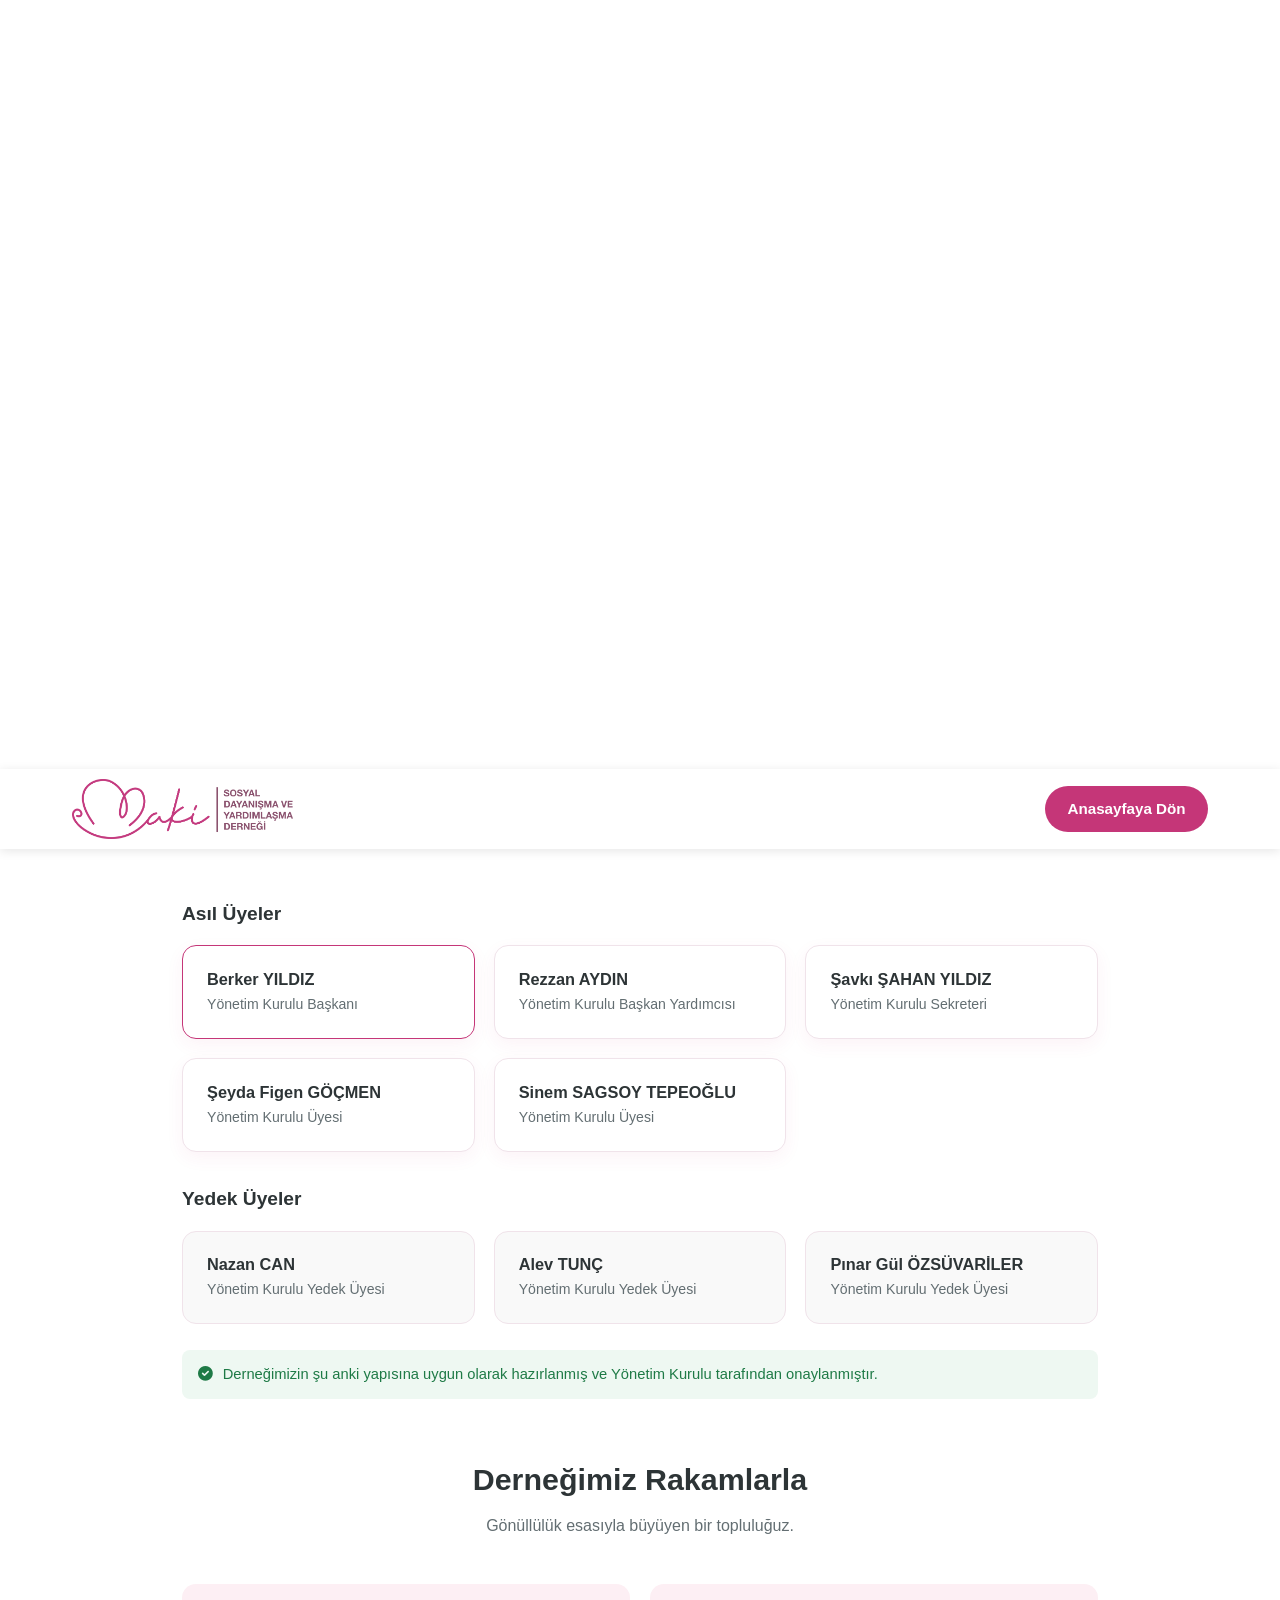
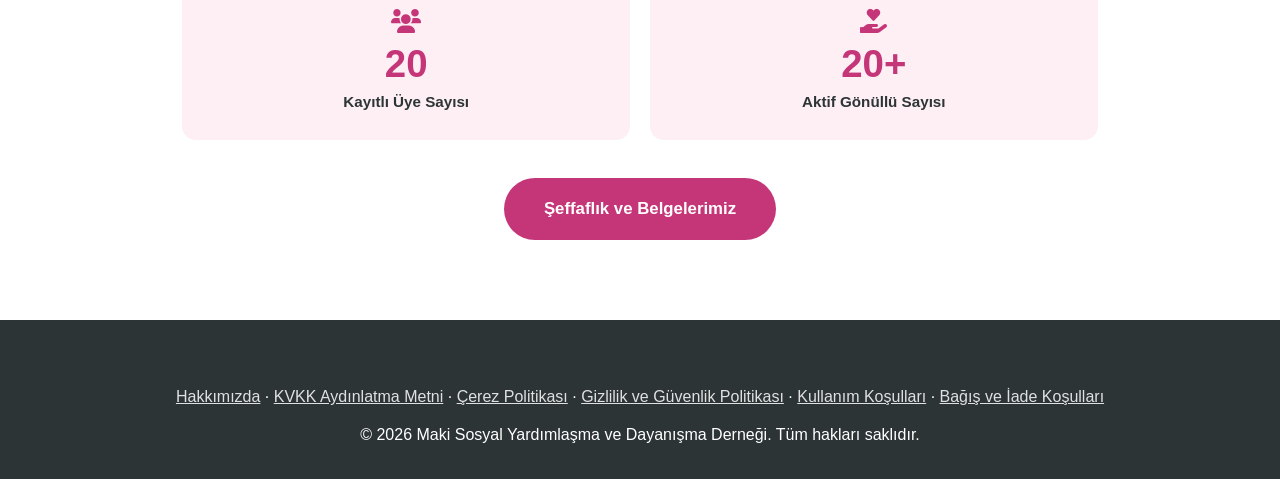
<file: yonetim-kurulu/index.html>
<!DOCTYPE html>
<html lang="tr">
<head>
    <meta charset="UTF-8">
    <title>Yönetim Kurulumuz | Maki Derneği</title>
    <link rel="canonical" href="https://makidernegi.com/hakkimizda/#yonetim-kurulu">
    <meta name="robots" content="noindex">
    <meta http-equiv="refresh" content="0; url=/hakkimizda/#yonetim-kurulu">
</head>
<body>
    <p>Yönetim Kurulumuz sayfası taşındı: <a href="/hakkimizda/#yonetim-kurulu">Hakkımızda</a></p>
</body>
</html>
</file>
<file: style.css>
:root {
    --primary-color: #C53678;
    --primary-light: #FDEFF4;
    --primary-dark: #A02B61;
    --text-color: #2D3436;
    --light-text: #636E72;
    --bg-white: #FFFFFF;
    --bg-light: #F9F9F9;
    --transition: all 0.3s ease;
}

.bg-light {
    background-color: var(--bg-light);
}

* {
    margin: 0;
    padding: 0;
    box-sizing: border-box;
}

body {
    font-family: 'Open Sans', sans-serif;
    line-height: 1.6;
    color: var(--text-color);
    overflow-x: hidden;
}

h1, h2, h3 {
    font-family: 'Montserrat', sans-serif;
    font-weight: 700;
}

.container {
    max-width: 1200px;
    margin: 0 auto;
    padding: 0 2rem;
}

.text-center {
    text-align: center;
}

.grid-2 {
    display: grid;
    grid-template-columns: 1fr 1fr;
    gap: 4rem;
    align-items: center;
}

@media (max-width: 768px) {
    .grid-2 {
        grid-template-columns: 1fr;
        gap: 2rem;
    }
}

/* Navigation */
#main-nav {
    background: var(--bg-white);
    height: 80px;
    display: flex;
    align-items: center;
    position: fixed;
    top: 0;
    width: 100%;
    z-index: 1000;
    box-shadow: 0 2px 10px rgba(0,0,0,0.1);
}

.nav-container {
    display: flex;
    justify-content: space-between;
    align-items: center;
    width: 100%;
}

.logo img {
    height: 60px;
    width: auto;
    object-fit: contain;
}

.nav-links {
    display: flex;
    list-style: none;
    align-items: center;
}

.nav-links li a {
    text-decoration: none;
    color: var(--text-color);
    font-weight: 600;
    margin-left: 1.2rem; /* Geniş boşluk azaltıldı */
    transition: var(--transition);
    white-space: nowrap; /* Yazıların kırılmasını önler */
    font-size: 0.95rem; /* Bir tık küçültüldü */
}

.nav-links li a:hover {
    color: var(--primary-color);
}

.btn-donate {
    background: var(--primary-color);
    color: #fff !important;
    padding: 0.8rem 1.5rem;
    border-radius: 50px;
    margin-left: 2rem;
    white-space: nowrap; /* Metnin kırılmasını önler */
    display: inline-block;
}

.btn-donate:hover {
    background: var(--primary-dark);
    color: #fff !important;
}

/* Hero üzerindeki ikincil butonun hover durumunda yazısının kaybolmaması için */
.hero .btn-secondary:hover {
    background: #fff;
    color: var(--primary-color) !important;
}

/* Mobile Adjustments for Nav */
@media (max-width: 1100px) {
    .nav-links li a {
        margin-left: 0 !important;
        display: block;
        padding: 10px 0;
    }
    
    .nav-links li a.btn-donate {
        margin: 1.5rem auto 0 auto !important; /* Ortalamak için */
        width: 100%;
        max-width: 250px;
        padding: 1rem 2rem;
        display: block;
        text-align: center;
        border-radius: 50px;
    }
}

/* Hero Section */
.hero {
    height: 100vh;
    background: linear-gradient(90deg, rgba(20,10,16,0.72) 0%, rgba(20,10,16,0.5) 45%, rgba(20,10,16,0.12) 80%), url('assets/hero_bg.png') no-repeat center center/cover;
    display: flex;
    align-items: center;
    color: #fff;
    margin-top: 80px;
}

.hero-content {
    max-width: 600px;
}

.hero h1 {
    font-size: 3.5rem;
    margin-bottom: 1.5rem;
    line-height: 1.2;
}

.hero p {
    font-size: 1.2rem;
    margin-bottom: 2rem;
}

.btn {
    display: inline-block;
    padding: 1rem 2rem;
    border-radius: 5px;
    text-decoration: none;
    font-weight: 700;
    transition: var(--transition);
    cursor: pointer;
    border: none;
}

.btn-primary {
    background: var(--primary-color);
    color: #fff;
    font-size: 1.05rem; /* Boyut artırıldı */
    padding: 1.1rem 2.5rem; /* Genişlik ve yükseklik artırıldı */
    border-radius: 50px; /* Daha modern oval görünüm */
}

.btn-primary:hover {
    background: var(--primary-dark);
    transform: translateY(-2px);
    box-shadow: 0 5px 15px rgba(197, 54, 120, 0.3);
}

.btn-block {
    width: 100%;
    display: block;
    margin-top: 1rem;
}

.btn-secondary {
    background: transparent;
    border: 2px solid #fff;
    color: #fff;
    margin-left: 1rem;
}

.btn-secondary:hover {
    background: #fff;
    color: var(--primary-color);
}

/* Mobile Menu Toggle */
.menu-toggle {
    display: none;
    flex-direction: column;
    cursor: pointer;
    background: none;
    border: none;
    padding: 10px;
    margin-right: -10px;
}

.menu-toggle.open span:nth-child(1) { transform: translateY(7px) rotate(45deg); }
.menu-toggle.open span:nth-child(2) { opacity: 0; }
.menu-toggle.open span:nth-child(3) { transform: translateY(-7px) rotate(-45deg); }

.logo { display: inline-flex; }

/* Erişilebilirlik yardımcıları */
.sr-only {
    position: absolute;
    width: 1px;
    height: 1px;
    padding: 0;
    margin: -1px;
    overflow: hidden;
    clip: rect(0, 0, 0, 0);
    white-space: nowrap;
    border: 0;
}

a:focus-visible, button:focus-visible, input:focus-visible, textarea:focus-visible {
    outline: 3px solid var(--primary-color);
    outline-offset: 3px;
}

.menu-toggle span {
    width: 25px;
    height: 3px;
    background: var(--text-color);
    margin: 2px 0;
    transition: var(--transition);
}

@media (max-width: 1100px) {
    .menu-toggle {
        display: flex;
    }

    .nav-links {
        position: absolute;
        top: 80px;
        left: -100%;
        flex-direction: column;
        background: var(--bg-white);
        width: 100%;
        text-align: center;
        transition: var(--transition);
        box-shadow: 0 10px 10px rgba(0,0,0,0.1);
        padding: 2rem 0;
    }

    .nav-links.active {
        left: 0;
    }

    .nav-links li {
        margin: 1rem 0;
    }

    .nav-links li a {
        margin-left: 0;
    }

    .btn-donate {
        margin-left: 0;
    }
}

/* Sections */
section {
    padding: 6rem 0;
}

h2 {
    font-size: 2.5rem;
    margin-bottom: 2rem;
    position: relative;
    display: inline-block;
}

h2::after {
    content: '';
    position: absolute;
    bottom: -10px;
    left: 0;
    width: 60px;
    height: 4px;
    background: var(--primary-color);
}

.text-center h2::after {
    left: 50%;
    transform: translateX(-50%);
}

.lead {
    font-size: 1.5rem;
    max-width: 800px;
    margin: 0 auto;
    color: var(--light-text);
}

/* About Section */
.about-img img {
    width: 100%;
    height: auto;
    border-radius: 15px;
    box-shadow: 20px 20px 0 var(--primary-color);
}

/* Projects Section */
.projects-grid {
    display: grid;
    grid-template-columns: repeat(auto-fit, minmax(300px, 1fr));
    gap: 2rem;
    margin-top: 4rem;
}

.project-card {
    background: var(--bg-white);
    border-radius: 15px;
    overflow: hidden;
    box-shadow: 0 10px 30px rgba(0,0,0,0.05);
    transition: var(--transition);
}

.project-card:hover {
    transform: translateY(-10px);
}

.project-img img {
    width: 100%;
    height: 250px;
    object-fit: cover;
}

.project-content {
    padding: 2rem;
}

.project-content h3 {
    margin-bottom: 1rem;
}

.project-content p + p {
    margin-top: 0.8rem;
}

.project-quote {
    margin-top: 1.2rem !important;
    padding: 0.9rem 1rem;
    border-left: 4px solid var(--primary-color);
    background: var(--primary-light);
    border-radius: 0 10px 10px 0;
    font-weight: 600;
    color: var(--primary-dark);
}

.project-img {
    position: relative;
}

.project-img-caption {
    position: absolute;
    left: 0;
    right: 0;
    bottom: 0;
    padding: 2.5rem 1.25rem 1rem;
    background: linear-gradient(transparent, rgba(0, 0, 0, 0.7));
    color: #fff;
    font-family: 'Montserrat', sans-serif;
    font-weight: 700;
    font-size: 1.05rem;
    line-height: 1.35;
}

/* Şeffaflık & Belgeler */
.documents-lead {
    font-size: 1.15rem;
    margin-bottom: 1rem;
}

.documents-grid {
    display: grid;
    grid-template-columns: repeat(3, 1fr);
    gap: 1.5rem;
    margin-top: 3rem;
}

@media (max-width: 1000px) {
    .documents-grid { grid-template-columns: repeat(2, 1fr); }
}

@media (max-width: 700px) {
    .documents-grid { grid-template-columns: 1fr; }
}

.doc-card {
    display: flex;
    flex-direction: column;
    align-items: flex-start;
    padding: 2rem;
    background: #fff;
    border: 1px solid #eee;
    border-radius: 16px;
    text-decoration: none;
    color: var(--text-color);
    transition: var(--transition);
}

a.doc-card:hover {
    border-color: var(--primary-color);
    transform: translateY(-4px);
    box-shadow: 0 10px 30px rgba(197, 54, 120, 0.1);
}

.doc-icon {
    font-size: 1.6rem;
    color: var(--primary-color);
    background: var(--primary-light);
    width: 56px;
    height: 56px;
    border-radius: 14px;
    display: flex;
    align-items: center;
    justify-content: center;
    margin-bottom: 1.2rem;
}

.doc-card h3 {
    font-size: 1.2rem;
    margin-bottom: 0.5rem;
}

.doc-card p {
    color: var(--light-text);
    font-size: 0.95rem;
    flex-grow: 1;
}

.doc-action {
    margin-top: 1.2rem;
    font-weight: 700;
    font-size: 0.9rem;
    color: var(--primary-color);
}

.doc-card.is-pending .doc-action {
    color: #999;
}

.doc-type {
    font-size: 0.75rem;
    font-weight: 700;
    letter-spacing: 0.06em;
    text-transform: uppercase;
    color: var(--primary-color);
    margin-bottom: 0.3rem;
}

.doc-card p.doc-approval {
    flex-grow: 0;
    margin-top: 1rem;
    font-size: 0.85rem;
    color: #1e7a46;
    background: #eef8f2;
    padding: 0.6rem 0.75rem;
    border-radius: 8px;
}

.doc-approval .fa-circle-check {
    margin-right: 0.25rem;
}

.doc-meta {
    margin-top: 0.6rem;
    font-size: 0.8rem;
    color: #999;
}

/* Çok paragraflı metin blokları (Görevimiz, Vizyonumuz) */
.prose {
    max-width: 780px;
    margin: 0 auto;
}

.prose p {
    font-size: 1.1rem;
    color: var(--light-text);
    margin-bottom: 1.1rem;
}

.prose .lead {
    font-size: 1.4rem;
    color: var(--text-color);
    margin-bottom: 1.5rem;
}

.prose .slogan {
    margin-top: 2rem;
    font-family: 'Montserrat', sans-serif;
    font-weight: 700;
    font-size: 1.5rem;
    color: var(--primary-color);
}

.about-text p + p {
    margin-top: 1rem;
}

.about-lead {
    font-size: 1.2rem;
    font-weight: 600;
}

@media (max-width: 768px) {
    .prose .lead { font-size: 1.2rem; }
    .prose .slogan { font-size: 1.25rem; }
}

/* Contact Section */
.contact-list {
    list-style: none;
    margin-top: 2rem;
}

.contact-list li {
    margin-bottom: 1rem;
    font-size: 1.1rem;
}

.form-group {
    margin-bottom: 1rem;
}

.volunteer-options {
    margin-bottom: 1.5rem;
    text-align: left;
    border: none;
}

.volunteer-options legend {
    font-weight: 700;
    margin-bottom: 0.5rem;
    font-size: 0.9rem;
    color: var(--text-color);
}

.checkbox-group {
    display: flex;
    flex-direction: column;
    gap: 0.5rem;
}

.checkbox-group label {
    font-size: 0.9rem;
    cursor: pointer;
    display: flex;
    align-items: center;
    gap: 0.5rem;
}

.checkbox-group input[type="checkbox"] {
    width: auto;
    cursor: pointer;
}

.volunteer-form-container {
    max-width: 800px;
    margin: 3rem auto 0;
    background: #fff;
    padding: 3rem;
    border-radius: 20px;
    box-shadow: 0 15px 35px rgba(0,0,0,0.05);
}

.form-grid {
    display: grid;
    grid-template-columns: 1fr 1fr;
    gap: 1rem; /* Aradaki boşluk azaltıldı */
}

@media (max-width: 600px) {
    .form-grid {
        grid-template-columns: 1fr;
    }
    .volunteer-form-container {
        padding: 1.5rem;
    }
}

.form-group input, .form-group textarea {
    width: 100%;
    padding: 1.2rem; /* Bir tık genişletildi */
    border: 1px solid #ddd;
    border-radius: 5px;
    outline: none;
    font-size: 1.1rem; /* Yazılar büyütüldü */
    font-family: inherit;
}

.form-group input::placeholder, .form-group textarea::placeholder {
    font-size: 1rem;
    color: #999;
}

.form-group input:focus, .form-group textarea:focus {
    border-color: var(--primary-color);
}

.volunteer-section {
    background: var(--primary-light);
}

.consent label {
    display: flex;
    gap: 0.6rem;
    align-items: flex-start;
    font-size: 0.88rem;
    color: var(--light-text);
    cursor: pointer;
}

.consent input {
    margin-top: 0.25rem;
    flex-shrink: 0;
    width: auto;
}

.consent a {
    color: var(--primary-color);
    font-weight: 600;
}

.hp-field {
    position: absolute;
    left: -9999px;
    width: 1px;
    height: 1px;
    overflow: hidden;
}

.form-status, .copy-status {
    margin-top: 1rem;
    font-weight: 600;
    text-align: center;
    min-height: 1.5em;
}

.form-status.is-success, .copy-status.is-success { color: #1e8e4e; }
.form-status.is-error, .copy-status.is-error { color: #c0392b; }

.contact-map img {
    width: 100%;
    height: auto;
    border-radius: 15px;
    box-shadow: 10px 10px 30px rgba(0,0,0,0.1);
}

.footer-links {
    margin-bottom: 0.75rem;
}

.footer-links a {
    color: #fff;
    opacity: 0.85;
}

.contact-list li a {
    text-decoration: none;
    color: var(--primary-color);
    font-weight: 600;
}

.contact-list li a:hover {
    text-decoration: underline;
}

/* WhatsApp Float */
.whatsapp-float {
    position: fixed;
    bottom: 30px;
    right: 30px;
    background-color: #25d366;
    width: 60px;
    height: 60px;
    border-radius: 50%;
    display: flex;
    align-items: center;
    justify-content: center;
    box-shadow: 0 4px 10px rgba(0,0,0,0.3);
    z-index: 1100;
    transition: var(--transition);
    animation: whatsapp-pulse 2s infinite;
}

@keyframes whatsapp-pulse {
    0% {
        transform: scale(1);
        box-shadow: 0 0 0 0 rgba(37, 211, 102, 0.7);
    }
    70% {
        transform: scale(1.1);
        box-shadow: 0 0 0 15px rgba(37, 211, 102, 0);
    }
    100% {
        transform: scale(1);
        box-shadow: 0 0 0 0 rgba(37, 211, 102, 0);
    }
}

.whatsapp-float:hover {
    transform: scale(1.1);
    background-color: #128c7e;
    animation: none; /* Hover'da pulsasyon dursun ki tıklamak kolay olsun */
}

.whatsapp-float svg {
    width: 35px;
    height: 35px;
}

/* Footer */
footer {
    padding: 4rem 0 2rem 0;
    background: var(--text-color);
    color: #fff;
}

.footer-logo {
    margin-bottom: 2rem;
}

.footer-logo img {
    max-width: 300px;
    height: auto;
    filter: brightness(0) invert(1); /* Logoyu beyaz yapmak için (eğer renkli logoysa ve koyu footer'da görünmesini istiyorsa) */
}

/* Animations */
.hero-content, .about-text, .about-img, .project-card, .contact-info, .contact-form {
    opacity: 0;
    transform: translateY(30px);
    transition: all 0.8s ease-out;
}

.show {
    opacity: 1 !important;
    transform: translateY(0) !important;
}

/* Bank & Donation Section */
.bank-section {
    padding: 80px 0;
    background: #FFFFFF;
}

.bank-grid {
    display: grid;
    grid-template-columns: 1fr 1fr;
    gap: 40px;
    margin-top: 50px;
}

.bank-card, .qr-card {
    background: #fff;
    padding: 40px;
    border-radius: 20px;
    box-shadow: 0 10px 40px rgba(0,0,0,0.05);
    transition: var(--transition);
    border: 1px solid rgba(197, 54, 120, 0.05);
    display: flex;
    flex-direction: column;
    align-items: center;
}

.bank-card:hover, .qr-card:hover {
    transform: translateY(-10px);
    box-shadow: 0 15px 50px rgba(197, 54, 120, 0.1);
}

.bank-icon {
    font-size: 3.5rem;
    color: var(--primary-color);
    margin-bottom: 25px;
    background: var(--primary-light);
    width: 100px;
    height: 100px;
    display: flex; /* Flexbox ile tam merkezleme */
    align-items: center;
    justify-content: center;
    border-radius: 50%;
    margin-left: auto; /* Ortalamak için */
    margin-right: auto;
}

.bank-name {
    font-size: 1.4rem;
    font-weight: 700;
    color: var(--text-color);
    margin-bottom: 8px;
    text-align: center;
}

.account-name {
    font-size: 1.1rem;
    color: var(--light-text);
    margin-bottom: 25px;
    text-align: center;
}

.iban-box {
    background: #fdfdfd;
    padding: 20px;
    border-radius: 12px;
    border: 2px dashed #ddd;
    width: 100%;
    cursor: pointer;
    transition: var(--transition);
    position: relative;
    text-align: center;
    font: inherit;
    color: inherit;
}

.iban-box:hover, .iban-box.copied {
    border-color: var(--primary-color);
    background: var(--primary-light);
}

.iban-hint {
    display: block;
    margin-top: 8px;
    font-size: 0.8rem;
    color: var(--primary-color);
    font-weight: 600;
}

.iban-label {
    display: block;
    font-weight: 700;
    color: var(--primary-color);
    font-size: 0.9rem;
    text-transform: uppercase;
    margin-bottom: 5px;
}

.iban-text {
    font-family: 'Montserrat', sans-serif;
    font-size: 1.05rem;
    color: #333;
    letter-spacing: 0.5px;
    word-break: break-all;
}

.qr-img-container {
    padding: 20px;
    background: #fff;
    border-radius: 15px;
    box-shadow: 0 5px 20px rgba(0,0,0,0.05);
    margin-top: 35px; /* Boşluk artırıldı */
}

.qr-img {
    max-width: 220px;
    display: block;
    height: auto;
}

/* Online Bağış Alanı Düzenlemesi */
.donation-footer {
    margin-top: 60px;
}

.donation-footer p {
    color: var(--light-text);
    font-size: 1.1rem;
    margin-bottom: 25px; /* Butonla arasındaki boşluk artırıldı */
}

@media (max-width: 768px) {
    .bank-grid {
        grid-template-columns: 1fr;
    }
    .bank-card, .qr-card {
        padding: 30px 20px;
    }
}

/* Vision Signature Logo */
.vision-signature {
    display: block;
    margin: 2rem 0 0 auto; /* Sağa Yasla */
    width: 240px;
    max-width: 60%;
    height: auto;
    opacity: 0.9;
}

/* Hareket hassasiyeti olan kullanıcılar için animasyonları kapat */
@media (prefers-reduced-motion: reduce) {
    *, *::before, *::after {
        animation: none !important;
        transition: none !important;
        scroll-behavior: auto !important;
    }
    .hero-content, .about-text, .about-img, .project-card, .contact-info {
        opacity: 1;
        transform: none;
    }
}

/* Alt sayfalardaki "Anasayfaya Dön" butonu (telefonda taşmasın) */
.nav-container > .btn {
    white-space: nowrap;
}

@media (max-width: 480px) {
    .nav-container {
        gap: 12px;
    }
    .nav-container > .btn {
        padding: 0.5rem 0.9rem !important;
        font-size: 0.8rem !important;
    }
    .nav-container > .logo img {
        max-width: 140px;
        height: auto;
    }
}

/* Anasayfa "Hakkımızda" kısa tanıtım */
.about-stats {
    display: flex;
    gap: 1rem;
    list-style: none;
    padding: 0;
    margin: 1.6rem 0;
}
.about-stats li {
    background: var(--primary-light);
    border-radius: 12px;
    padding: 0.9rem 1.4rem;
    display: flex;
    flex-direction: column;
    align-items: center;
    min-width: 130px;
}
.about-stat-num {
    font-family: 'Montserrat', sans-serif;
    font-weight: 700;
    font-size: 1.9rem;
    color: var(--primary-color);
    line-height: 1.1;
}
.about-stat-label {
    font-size: 0.9rem;
    font-weight: 600;
    color: var(--text-color);
}
.about-more .fa-arrow-right {
    margin-left: 0.4rem;
}

/* Hero okunabilirlik */
.hero h1, .hero p { text-shadow: 0 2px 12px rgba(0,0,0,0.45); }
@media (max-width: 768px) {
    .hero { background: linear-gradient(rgba(20,10,16,0.62), rgba(20,10,16,0.62)), url('assets/hero_bg.png') no-repeat center center/cover; }
}

/* Ortalanmış bölüm başlıkları */
h2.text-center { display: block; width: fit-content; margin-left: auto; margin-right: auto; }
h2.text-center::after { left: 50%; transform: translateX(-50%); }

/* Proje kartı: Devamını oku */
.project-more { margin-top: 1rem; }
.project-more > summary { list-style: none; cursor: pointer; color: var(--primary-color); font-weight: 700; font-size: 0.95rem; display: inline-flex; align-items: center; gap: 0.4rem; }
.project-more > summary::-webkit-details-marker { display: none; }
.project-more > summary::after { content: '\203A'; font-size: 1.2rem; line-height: 1; transition: transform 0.2s; transform: rotate(90deg); }
.project-more[open] > summary::after { transform: rotate(-90deg); }
.project-more .more-close, .project-more[open] .more-open { display: none; }
.project-more[open] .more-close { display: inline; }
.project-more[open] > summary { margin-bottom: 1rem; }
.project-more > summary:hover { text-decoration: underline; }

/* Rakam şeridi */
.stats-strip { background: #fff; border-bottom: 1px solid #f0e3ea; box-shadow: 0 8px 24px rgba(197, 54, 120, 0.06); position: relative; z-index: 1; }
.stats-strip-list { list-style: none; margin: 0 auto; padding: 1.8rem 20px; display: grid; grid-template-columns: repeat(3, 1fr); max-width: 900px; }
.stats-strip-list li { display: flex; flex-direction: column; align-items: center; text-align: center; gap: 0.2rem; }
.stats-strip-list li + li { border-left: 1px solid #f0e3ea; }
.stats-num { font-family: 'Montserrat', sans-serif; font-weight: 700; font-size: 2.4rem; line-height: 1.1; color: var(--primary-color); }
.stats-label { font-size: 0.95rem; font-weight: 600; color: var(--text-color); }
@media (max-width: 480px) {
    .stats-strip-list { padding: 1.3rem 12px; }
    .stats-num { font-size: 1.7rem; }
    .stats-label { font-size: 0.8rem; }
}

/* Hero butonları arası boşluk */
.hero-btns { display: flex; flex-wrap: wrap; align-items: center; gap: 1rem; }
.hero-btns .btn { margin-left: 0; }
@media (max-width: 768px) {
    .hero-btns { gap: 1.1rem; }
}
</file>
